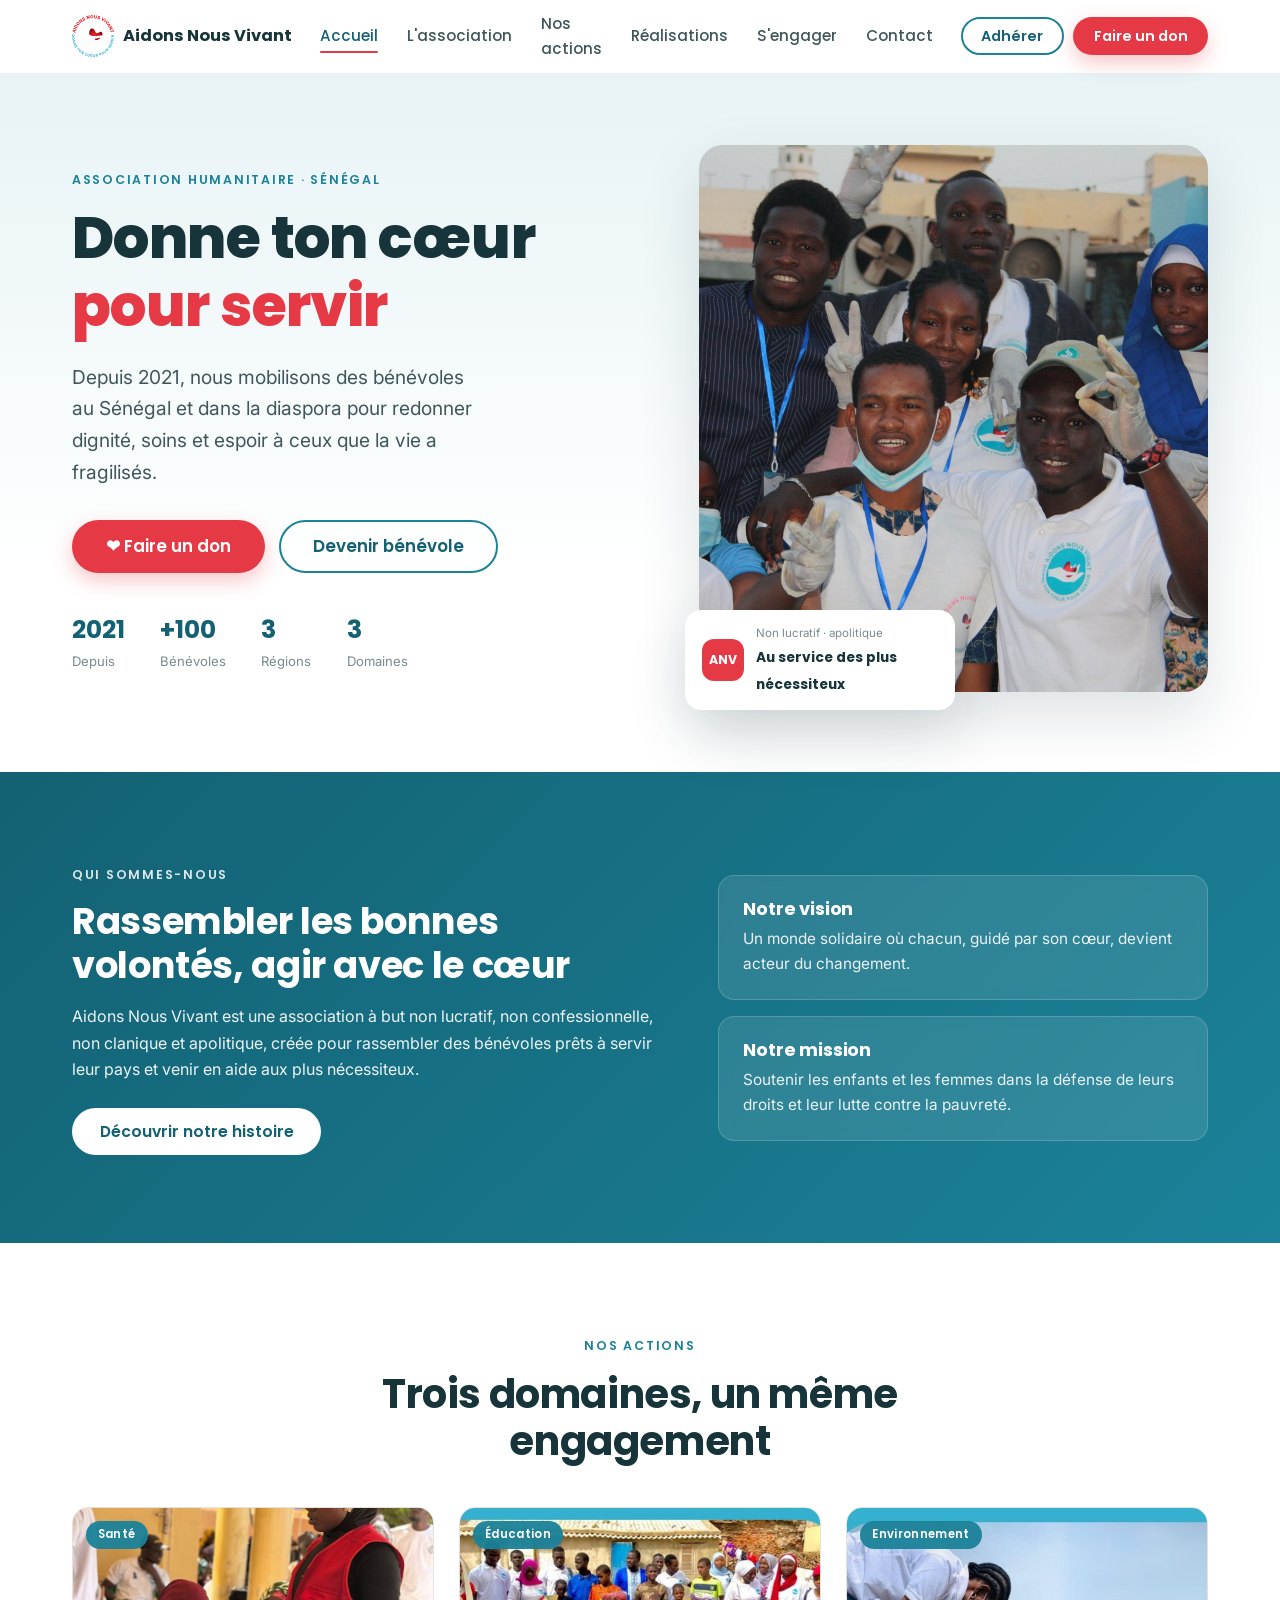
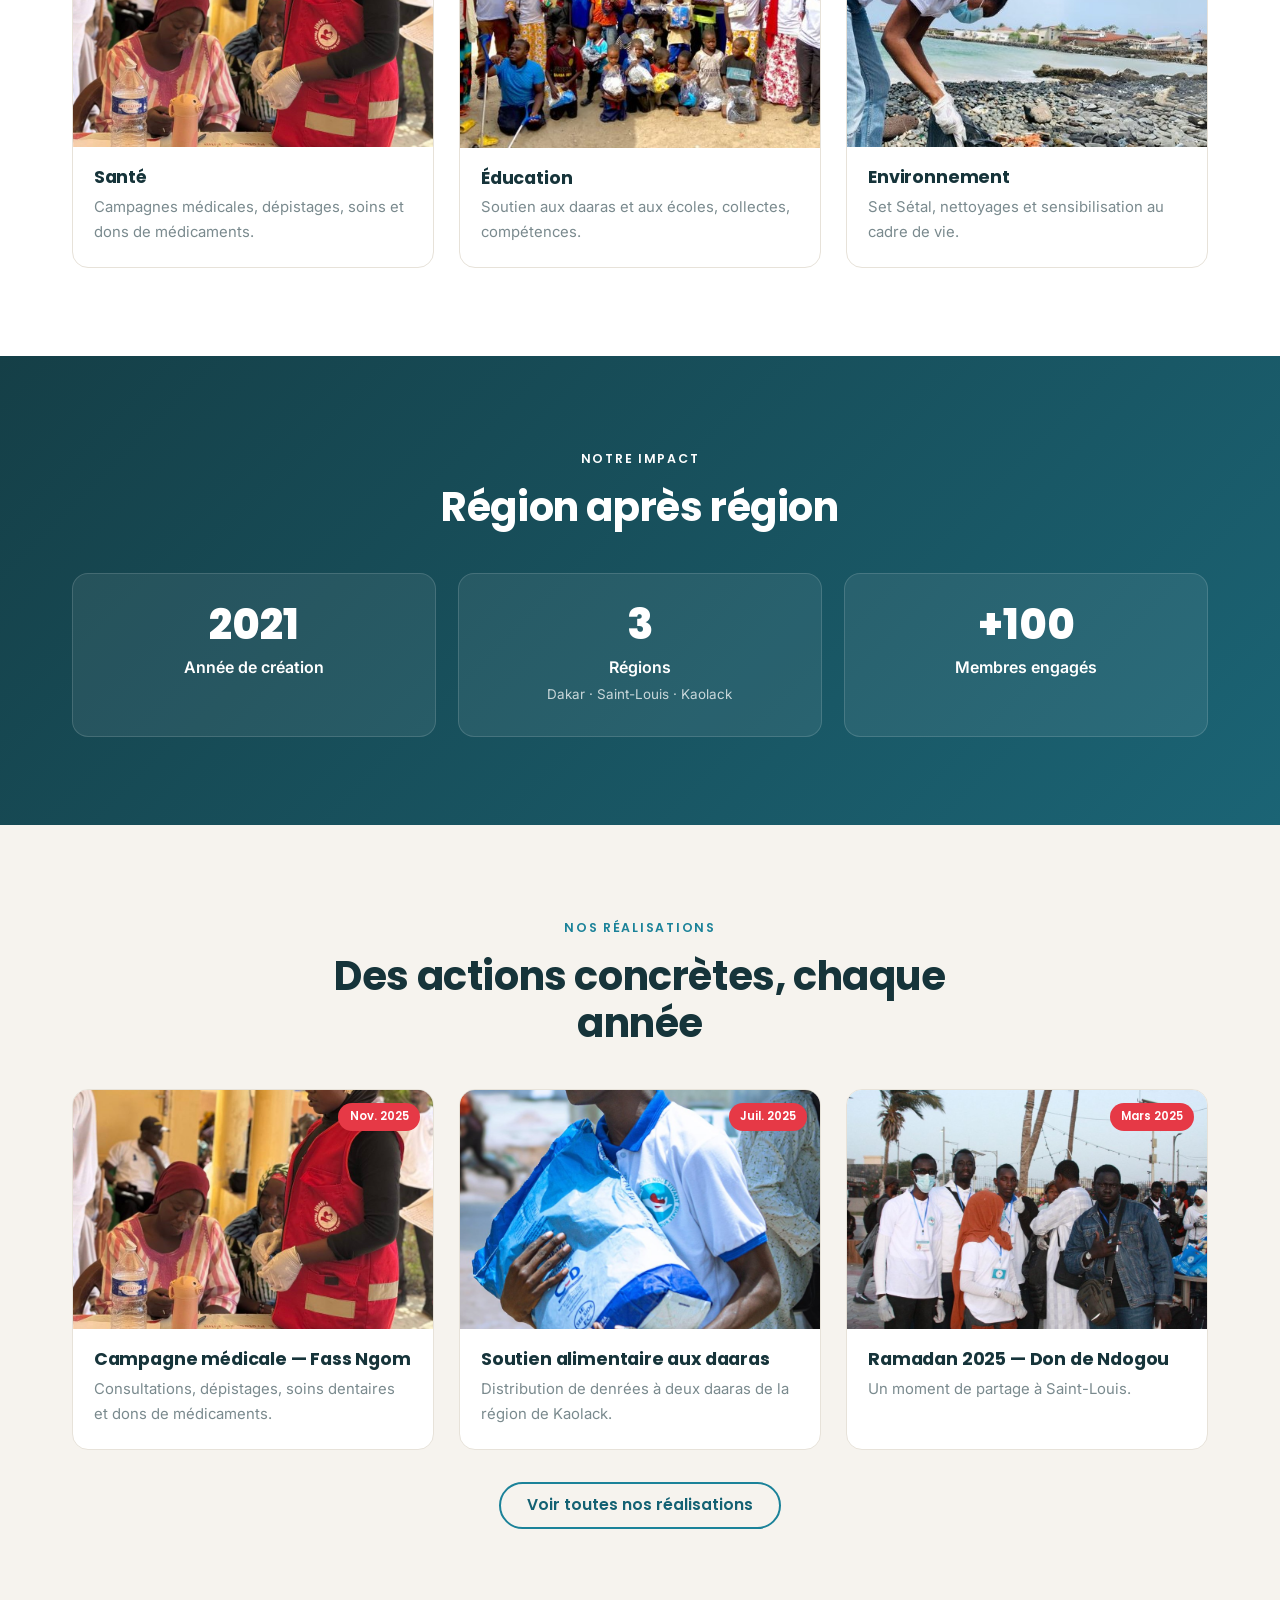
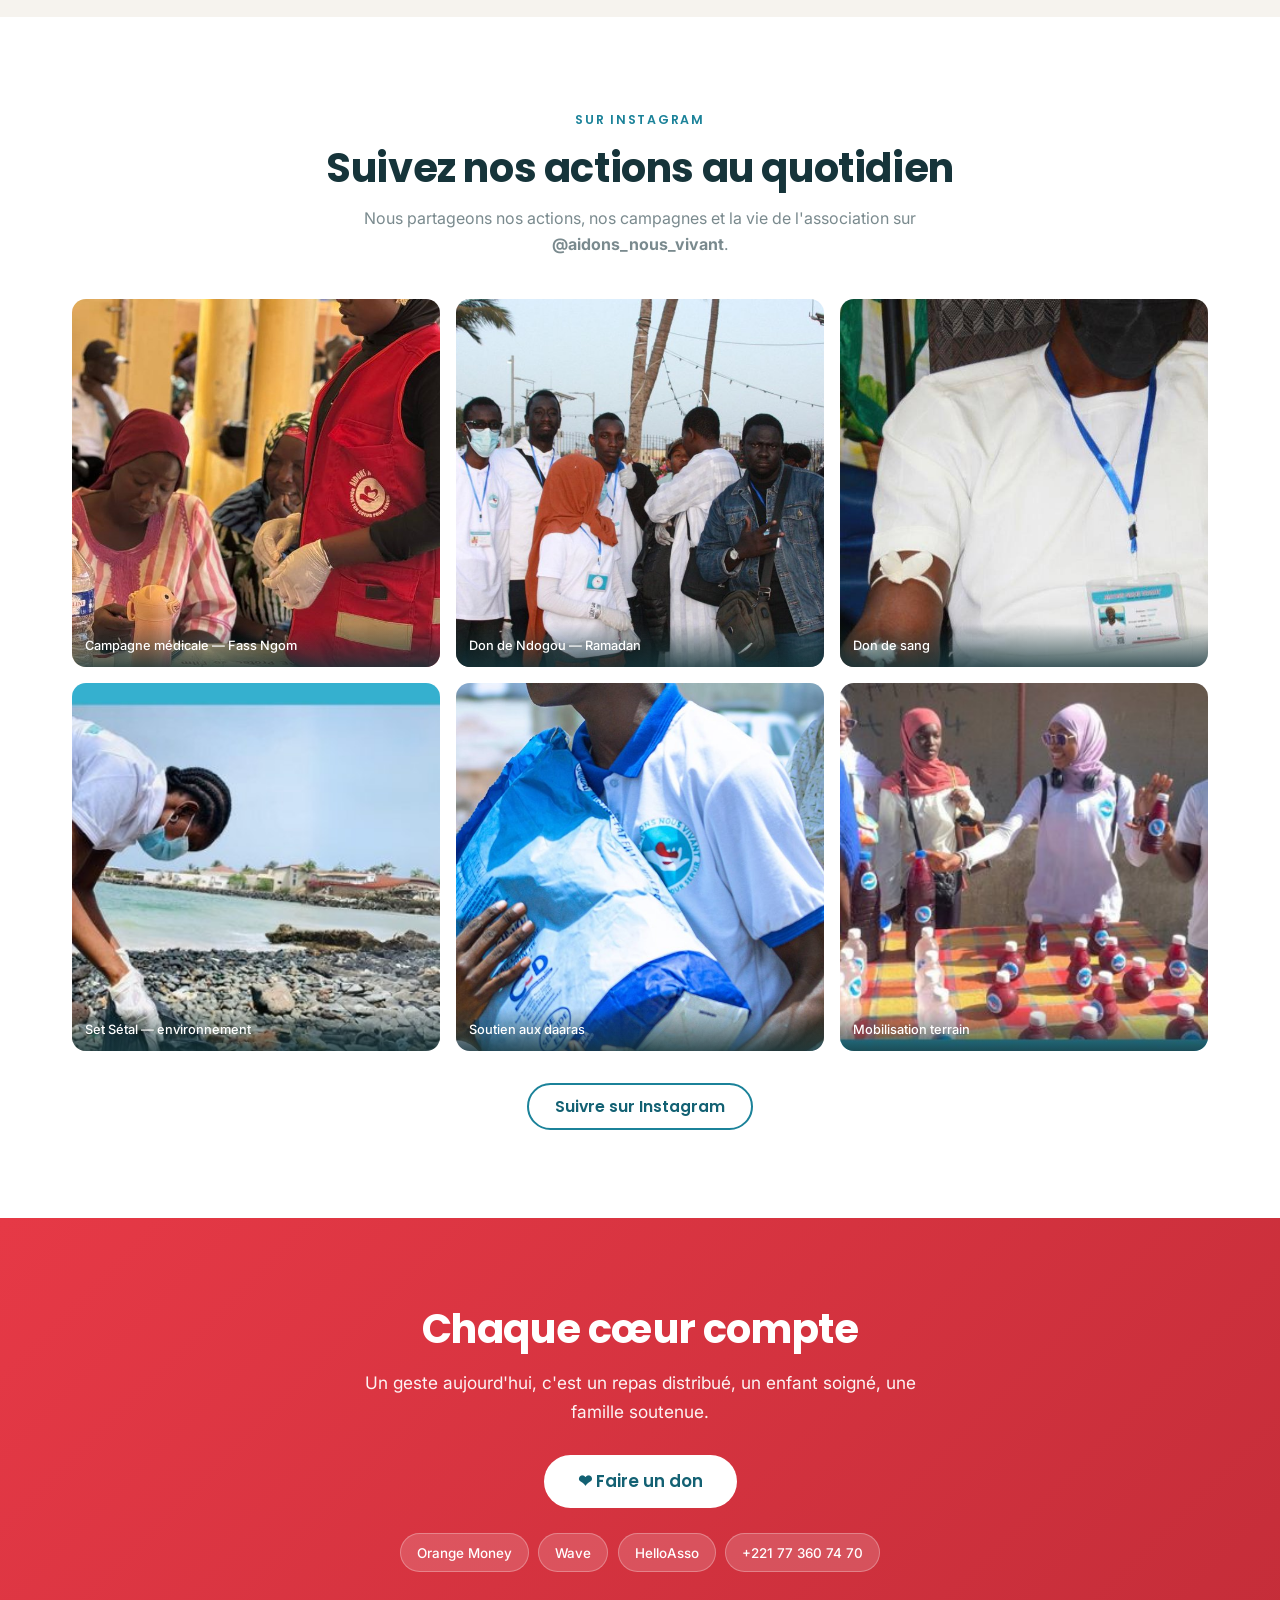
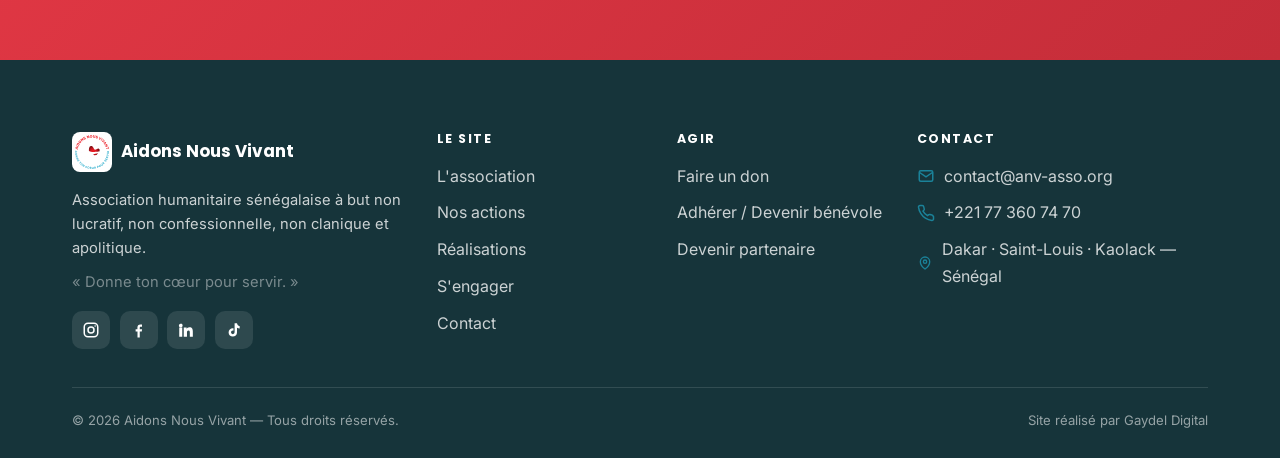
<file: index.html>
<!DOCTYPE html>
<html lang="fr" class="js">
<head>
<meta charset="UTF-8">
<meta name="viewport" content="width=device-width, initial-scale=1.0">
<title>Aidons Nous Vivant — Association humanitaire au Sénégal</title>
<meta name="description" content="Association humanitaire sénégalaise à but non lucratif. Santé, éducation et environnement au Sénégal et dans la diaspora depuis 2021. Donnez, adhérez, agissez.">
<meta property="og:title" content="Aidons Nous Vivant — Association humanitaire au Sénégal">
<meta property="og:description" content="Association humanitaire sénégalaise à but non lucratif. Santé, éducation et environnement au Sénégal et dans la diaspora depuis 2021. Donnez, adhérez, agissez.">
<meta property="og:type" content="website">
<meta property="og:image" content="https://anv-asso.org/images/hero.jpg">
<meta name="theme-color" content="#1b8299">
<link rel="icon" href="favicon.ico" sizes="any">
<link rel="icon" type="image/png" sizes="32x32" href="images/favicon-32.png">
<link rel="apple-touch-icon" sizes="180x180" href="images/favicon-180.png">
<script>document.documentElement.className='js';</script>
<link rel="preconnect" href="https://fonts.googleapis.com">
<link rel="preconnect" href="https://fonts.gstatic.com" crossorigin>
<link href="https://fonts.googleapis.com/css2?family=Poppins:wght@400;500;600;700;800&family=Inter:wght@400;500;600;700&display=swap" rel="stylesheet">
<link rel="stylesheet" href="css/style.css?v=3">
</head>
<body>
<a href="#main" class="skip">Aller au contenu</a>
<header id="hdr">
  <div class="wrap nav">
    <a href="index.html" class="brand"><img src="images/logo.svg" alt="Logo Aidons Nous Vivant"><span>Aidons Nous Vivant</span></a>
    <nav class="nav-links" aria-label="Navigation principale"><a href="index.html" class="active">Accueil</a><a href="association.html">L'association</a><a href="actions.html">Nos actions</a><a href="realisations.html">Réalisations</a><a href="s-engager.html">S'engager</a><a href="contact.html">Contact</a></nav>
    <div class="nav-cta">
      <a href="https://forms.gle/49jUmQCYAVXfT3759" target="_blank" rel="noopener" class="btn btn-ghost btn-sm">Adhérer</a>
      <a href="https://www.helloasso.com/associations/aidons-nous-vivant-senegal/formulaires/1" target="_blank" rel="noopener" class="btn btn-red btn-sm">Faire un don</a>
      <button class="burger" id="burger" aria-label="Ouvrir le menu" aria-expanded="false"><span></span><span></span><span></span></button>
    </div>
  </div>
  <div class="mobile-menu" id="mobileMenu">
    <a href="index.html">Accueil</a><a href="association.html">L'association</a><a href="actions.html">Nos actions</a><a href="realisations.html">Réalisations</a><a href="s-engager.html">S'engager</a><a href="contact.html">Contact</a>
    <a href="https://forms.gle/49jUmQCYAVXfT3759" target="_blank" rel="noopener" class="btn btn-ghost">Adhérer</a>
    <a href="https://www.helloasso.com/associations/aidons-nous-vivant-senegal/formulaires/1" target="_blank" rel="noopener" class="btn btn-red">Faire un don</a>
  </div>
</header>
<main id="main">
<section class="hero">
  <div class="wrap hero-grid">
    <div class="reveal">
      <span class="eyebrow">Association humanitaire · Sénégal</span>
      <h1>Donne ton cœur <span>pour servir</span></h1>
      <p class="lead">Depuis 2021, nous mobilisons des bénévoles au Sénégal et dans la diaspora pour redonner dignité, soins et espoir à ceux que la vie a fragilisés.</p>
      <div class="hero-actions">
        <a href="https://www.helloasso.com/associations/aidons-nous-vivant-senegal/formulaires/1" target="_blank" rel="noopener" class="btn btn-red btn-lg">❤ Faire un don</a>
        <a href="https://forms.gle/49jUmQCYAVXfT3759" target="_blank" rel="noopener" class="btn btn-ghost btn-lg">Devenir bénévole</a>
      </div>
      <div class="trust">
        <div><b>2021</b><small>Depuis</small></div>
        <div><b>+100</b><small>Bénévoles</small></div>
        <div><b>3</b><small>Régions</small></div>
        <div><b>3</b><small>Domaines</small></div>
      </div>
    </div>
    <div class="hero-media reveal">
      <img src="images/hero.jpg" alt="Bénévoles d'Aidons Nous Vivant réunis lors d'une action de terrain">
      <div class="float-card"><div class="dot">ANV</div><div><small>Non lucratif · apolitique</small><b>Au service des plus nécessiteux</b></div></div>
    </div>
  </div>
</section>

<section class="intro">
  <div class="wrap intro-grid">
    <div class="reveal">
      <span class="eyebrow" style="color:#fff;opacity:.85">Qui sommes-nous</span>
      <h2>Rassembler les bonnes volontés, agir avec le cœur</h2>
      <p>Aidons Nous Vivant est une association à but non lucratif, non confessionnelle, non clanique et apolitique, créée pour rassembler des bénévoles prêts à servir leur pays et venir en aide aux plus nécessiteux.</p>
      <a href="association.html" class="btn btn-white">Découvrir notre histoire</a>
    </div>
    <div class="vmcards reveal">
      <div class="vm"><h3>Notre vision</h3><p>Un monde solidaire où chacun, guidé par son cœur, devient acteur du changement.</p></div>
      <div class="vm"><h3>Notre mission</h3><p>Soutenir les enfants et les femmes dans la défense de leurs droits et leur lutte contre la pauvreté.</p></div>
    </div>
  </div>
</section>

<section>
  <div class="wrap">
    <div class="sec-head center"><span class="eyebrow">Nos actions</span><h2>Trois domaines, un même engagement</h2></div>
    <div class="prog">
      <a class="card reveal" href="actions.html#sante"><div class="card-img"><img src="images/rz_campagne.jpg" alt="Santé" loading="lazy" decoding="async"><span class="card-tag">Santé</span></div><div class="card-b"><h3>Santé</h3><p>Campagnes médicales, dépistages, soins et dons de médicaments.</p></div></a>
      <a class="card reveal" href="actions.html#education"><div class="card-img"><img src="images/rz_collectes.jpg" alt="Éducation" loading="lazy" decoding="async"><span class="card-tag">Éducation</span></div><div class="card-b"><h3>Éducation</h3><p>Soutien aux daaras et aux écoles, collectes, compétences.</p></div></a>
      <a class="card reveal" href="actions.html#environnement"><div class="card-img"><img src="images/rz_setsetal.jpg" alt="Environnement" loading="lazy" decoding="async"><span class="card-tag">Environnement</span></div><div class="card-b"><h3>Environnement</h3><p>Set Sétal, nettoyages et sensibilisation au cadre de vie.</p></div></a>
    </div>
  </div>
</section>

<section class="impact">
  <div class="bg" aria-hidden="true"></div>
  <div class="wrap">
    <div class="sec-head center"><span class="eyebrow" style="color:#fff">Notre impact</span><h2>Région après région</h2></div>
    <div class="stats-grid">
      <div class="stat reveal"><div class="num">2021</div><div class="lbl">Année de création</div></div>
      <div class="stat reveal"><div class="num">3</div><div class="lbl">Régions</div><div class="sub">Dakar · Saint-Louis · Kaolack</div></div>
      <div class="stat reveal"><div class="num">+100</div><div class="lbl">Membres engagés</div></div>
    </div>
  </div>
</section>

<section style="background:var(--sand)">
  <div class="wrap">
    <div class="sec-head center"><span class="eyebrow">Nos réalisations</span><h2>Des actions concrètes, chaque année</h2></div>
    <div class="rz-grid">
      <div class="card reveal"><div class="card-img"><img src="images/rz_campagne.jpg" alt="Campagne médicale" loading="lazy" decoding="async"><span class="rz-year">Nov. 2025</span></div><div class="card-b"><h3>Campagne médicale — Fass Ngom</h3><p>Consultations, dépistages, soins dentaires et dons de médicaments.</p></div></div>
      <div class="card reveal"><div class="card-img"><img src="images/rz_kaolack.jpg" alt="Soutien alimentaire" loading="lazy" decoding="async"><span class="rz-year">Juil. 2025</span></div><div class="card-b"><h3>Soutien alimentaire aux daaras</h3><p>Distribution de denrées à deux daaras de la région de Kaolack.</p></div></div>
      <div class="card reveal"><div class="card-img"><img src="images/rz_ramadan2025.jpg" alt="Ramadan 2025" loading="lazy" decoding="async"><span class="rz-year">Mars 2025</span></div><div class="card-b"><h3>Ramadan 2025 — Don de Ndogou</h3><p>Un moment de partage à Saint-Louis.</p></div></div>
    </div>
    <div class="center" style="margin-top:2rem"><a href="realisations.html" class="btn btn-ghost">Voir toutes nos réalisations</a></div>
  </div>
</section>

<section class="insta" id="instagram">
  <div class="wrap">
    <div class="sec-head center"><span class="eyebrow">Sur Instagram</span><h2>Suivez nos actions au quotidien</h2><p>Nous partageons nos actions, nos campagnes et la vie de l'association sur <strong>@aidons_nous_vivant</strong>.</p></div>
    <div class="ig-grid"><a class="ig-cell reveal" href="https://www.instagram.com/aidons_nous_vivant/" target="_blank" rel="noopener" aria-label="Campagne médicale — Fass Ngom — sur Instagram"><img src="images/rz_campagne.jpg" alt="Campagne médicale — Fass Ngom" loading="lazy" decoding="async"><span class="ig-ov"><svg width="26" height="26" viewBox="0 0 24 24" fill="none" stroke="#fff" stroke-width="2"><rect x="3" y="3" width="18" height="18" rx="5"/><circle cx="12" cy="12" r="4"/><circle cx="17.5" cy="6.5" r="1" fill="#fff" stroke="none"/></svg></span><span class="ig-cap">Campagne médicale — Fass Ngom</span></a><a class="ig-cell reveal" href="https://www.instagram.com/aidons_nous_vivant/" target="_blank" rel="noopener" aria-label="Don de Ndogou — Ramadan — sur Instagram"><img src="images/rz_ramadan2025.jpg" alt="Don de Ndogou — Ramadan" loading="lazy" decoding="async"><span class="ig-ov"><svg width="26" height="26" viewBox="0 0 24 24" fill="none" stroke="#fff" stroke-width="2"><rect x="3" y="3" width="18" height="18" rx="5"/><circle cx="12" cy="12" r="4"/><circle cx="17.5" cy="6.5" r="1" fill="#fff" stroke="none"/></svg></span><span class="ig-cap">Don de Ndogou — Ramadan</span></a><a class="ig-cell reveal" href="https://www.instagram.com/aidons_nous_vivant/" target="_blank" rel="noopener" aria-label="Don de sang — sur Instagram"><img src="images/rz_donsang.jpg" alt="Don de sang" loading="lazy" decoding="async"><span class="ig-ov"><svg width="26" height="26" viewBox="0 0 24 24" fill="none" stroke="#fff" stroke-width="2"><rect x="3" y="3" width="18" height="18" rx="5"/><circle cx="12" cy="12" r="4"/><circle cx="17.5" cy="6.5" r="1" fill="#fff" stroke="none"/></svg></span><span class="ig-cap">Don de sang</span></a><a class="ig-cell reveal" href="https://www.instagram.com/aidons_nous_vivant/" target="_blank" rel="noopener" aria-label="Set Sétal — environnement — sur Instagram"><img src="images/rz_setsetal.jpg" alt="Set Sétal — environnement" loading="lazy" decoding="async"><span class="ig-ov"><svg width="26" height="26" viewBox="0 0 24 24" fill="none" stroke="#fff" stroke-width="2"><rect x="3" y="3" width="18" height="18" rx="5"/><circle cx="12" cy="12" r="4"/><circle cx="17.5" cy="6.5" r="1" fill="#fff" stroke="none"/></svg></span><span class="ig-cap">Set Sétal — environnement</span></a><a class="ig-cell reveal" href="https://www.instagram.com/aidons_nous_vivant/" target="_blank" rel="noopener" aria-label="Soutien aux daaras — sur Instagram"><img src="images/rz_kaolack.jpg" alt="Soutien aux daaras" loading="lazy" decoding="async"><span class="ig-ov"><svg width="26" height="26" viewBox="0 0 24 24" fill="none" stroke="#fff" stroke-width="2"><rect x="3" y="3" width="18" height="18" rx="5"/><circle cx="12" cy="12" r="4"/><circle cx="17.5" cy="6.5" r="1" fill="#fff" stroke="none"/></svg></span><span class="ig-cap">Soutien aux daaras</span></a><a class="ig-cell reveal" href="https://www.instagram.com/aidons_nous_vivant/" target="_blank" rel="noopener" aria-label="Mobilisation terrain — sur Instagram"><img src="images/rz_street.jpg" alt="Mobilisation terrain" loading="lazy" decoding="async"><span class="ig-ov"><svg width="26" height="26" viewBox="0 0 24 24" fill="none" stroke="#fff" stroke-width="2"><rect x="3" y="3" width="18" height="18" rx="5"/><circle cx="12" cy="12" r="4"/><circle cx="17.5" cy="6.5" r="1" fill="#fff" stroke="none"/></svg></span><span class="ig-cap">Mobilisation terrain</span></a></div>
    <div class="center" style="margin-top:2rem"><a href="https://www.instagram.com/aidons_nous_vivant/" target="_blank" rel="noopener" class="btn btn-ghost">Suivre sur Instagram</a></div>
  </div>
</section>

<section class="cta">
  <div class="wrap reveal">
    <h2>Chaque cœur compte</h2>
    <p>Un geste aujourd'hui, c'est un repas distribué, un enfant soigné, une famille soutenue.</p>
    <a href="https://www.helloasso.com/associations/aidons-nous-vivant-senegal/formulaires/1" target="_blank" rel="noopener" class="btn btn-white btn-lg">❤ Faire un don</a>
    <div class="pay"><span>Orange Money</span><span>Wave</span><span>HelloAsso</span><span>+221 77 360 74 70</span></div>
  </div>
</section>

</main>
<footer id="contact-foot">
  <div class="wrap">
    <div class="foot-grid">
      <div>
        <div class="foot-brand"><img src="images/logo.svg" alt="Logo ANV"><b>Aidons Nous Vivant</b></div>
        <p>Association humanitaire sénégalaise à but non lucratif, non confessionnelle, non clanique et apolitique.</p>
        <p class="muted">« Donne ton cœur pour servir. »</p>
        <div class="socials">
          <a href="https://www.instagram.com/aidons_nous_vivant/" target="_blank" rel="noopener" aria-label="Instagram"><svg width="18" height="18" viewBox="0 0 24 24" fill="none" stroke="#fff" stroke-width="2"><rect x="3" y="3" width="18" height="18" rx="5"/><circle cx="12" cy="12" r="4"/><circle cx="17.5" cy="6.5" r="1" fill="#fff" stroke="none"/></svg></a>
          <a href="#" aria-label="Facebook"><svg width="18" height="18" viewBox="0 0 24 24" fill="#fff"><path d="M13 22v-8h2.7l.4-3H13V9c0-.9.3-1.5 1.6-1.5H16V4.8c-.3 0-1.2-.1-2.3-.1-2.3 0-3.8 1.4-3.8 3.9V11H7.5v3H10v8z"/></svg></a>
          <a href="#" aria-label="LinkedIn"><svg width="18" height="18" viewBox="0 0 24 24" fill="#fff"><path d="M4.98 3.5A2.5 2.5 0 112.5 6 2.5 2.5 0 014.98 3.5zM3 8.5h4V21H3zM9 8.5h3.8v1.7h.1c.5-.9 1.8-1.9 3.6-1.9 3.9 0 4.6 2.5 4.6 5.8V21h-4v-5.3c0-1.3 0-2.9-1.8-2.9s-2 1.4-2 2.8V21H9z"/></svg></a>
          <a href="https://www.tiktok.com/@aidons_nous_vivant" target="_blank" rel="noopener" aria-label="TikTok"><svg width="18" height="18" viewBox="0 0 24 24" fill="#fff"><path d="M16 3c.3 2 1.6 3.6 3.6 3.9V10c-1.4 0-2.7-.4-3.6-1.1v6.3c0 3.1-2.5 5.6-5.6 5.6S4.8 18.3 4.8 15.2 7.3 9.6 10.4 9.6c.3 0 .6 0 .9.1v3.2c-.3-.1-.6-.2-.9-.2a2.4 2.4 0 102.4 2.4V3z"/></svg></a>
        </div>
      </div>
      <div>
        <h5>Le site</h5>
        <div class="foot-links"><a href="association.html">L'association</a><a href="actions.html">Nos actions</a><a href="realisations.html">Réalisations</a><a href="s-engager.html">S'engager</a><a href="contact.html">Contact</a></div>
      </div>
      <div>
        <h5>Agir</h5>
        <div class="foot-links">
          <a href="https://www.helloasso.com/associations/aidons-nous-vivant-senegal/formulaires/1" target="_blank" rel="noopener">Faire un don</a>
          <a href="https://forms.gle/49jUmQCYAVXfT3759" target="_blank" rel="noopener">Adhérer / Devenir bénévole</a>
          <a href="mailto:contact@anv-asso.org?subject=Proposition%20de%20partenariat%20ANV">Devenir partenaire</a>
        </div>
      </div>
      <div>
        <h5>Contact</h5>
        <div class="foot-contact">
          <div><svg width="18" height="18" viewBox="0 0 24 24" fill="none" stroke="var(--teal)" stroke-width="2"><rect x="3" y="5" width="18" height="14" rx="2"/><path d="M3 7l9 6 9-6"/></svg><a href="mailto:contact@anv-asso.org">contact@anv-asso.org</a></div>
          <div><svg width="18" height="18" viewBox="0 0 24 24" fill="none" stroke="var(--teal)" stroke-width="2"><path d="M22 16.9v3a2 2 0 01-2.2 2 19.8 19.8 0 01-8.6-3.1 19.5 19.5 0 01-6-6A19.8 19.8 0 012 4.2 2 2 0 014 2h3a2 2 0 012 1.7c.1.9.3 1.8.6 2.6a2 2 0 01-.5 2.1L8 9.6a16 16 0 006 6l1.2-1.1a2 2 0 012.1-.5c.8.3 1.7.5 2.6.6a2 2 0 011.7 2z"/></svg><a href="tel:+221773607470">+221 77 360 74 70</a></div>
          <div><svg width="18" height="18" viewBox="0 0 24 24" fill="none" stroke="var(--teal)" stroke-width="2"><path d="M12 21s-7-5.2-7-11a7 7 0 1114 0c0 5.8-7 11-7 11z"/><circle cx="12" cy="10" r="2.5"/></svg><span>Dakar · Saint-Louis · Kaolack — Sénégal</span></div>
        </div>
      </div>
    </div>
    <div class="foot-bottom">
      <span>© 2026 Aidons Nous Vivant — Tous droits réservés.</span>
      <span>Site réalisé par Gaydel Digital</span>
    </div>
  </div>
</footer>
<div class="mobile-donate">
  <a href="https://forms.gle/49jUmQCYAVXfT3759" target="_blank" rel="noopener" class="btn btn-ghost">Adhérer</a>
  <a href="https://www.helloasso.com/associations/aidons-nous-vivant-senegal/formulaires/1" target="_blank" rel="noopener" class="btn btn-red">❤ Faire un don</a>
</div>
<script src="js/main.js?v=3"></script>
</body>
</html>
</file>
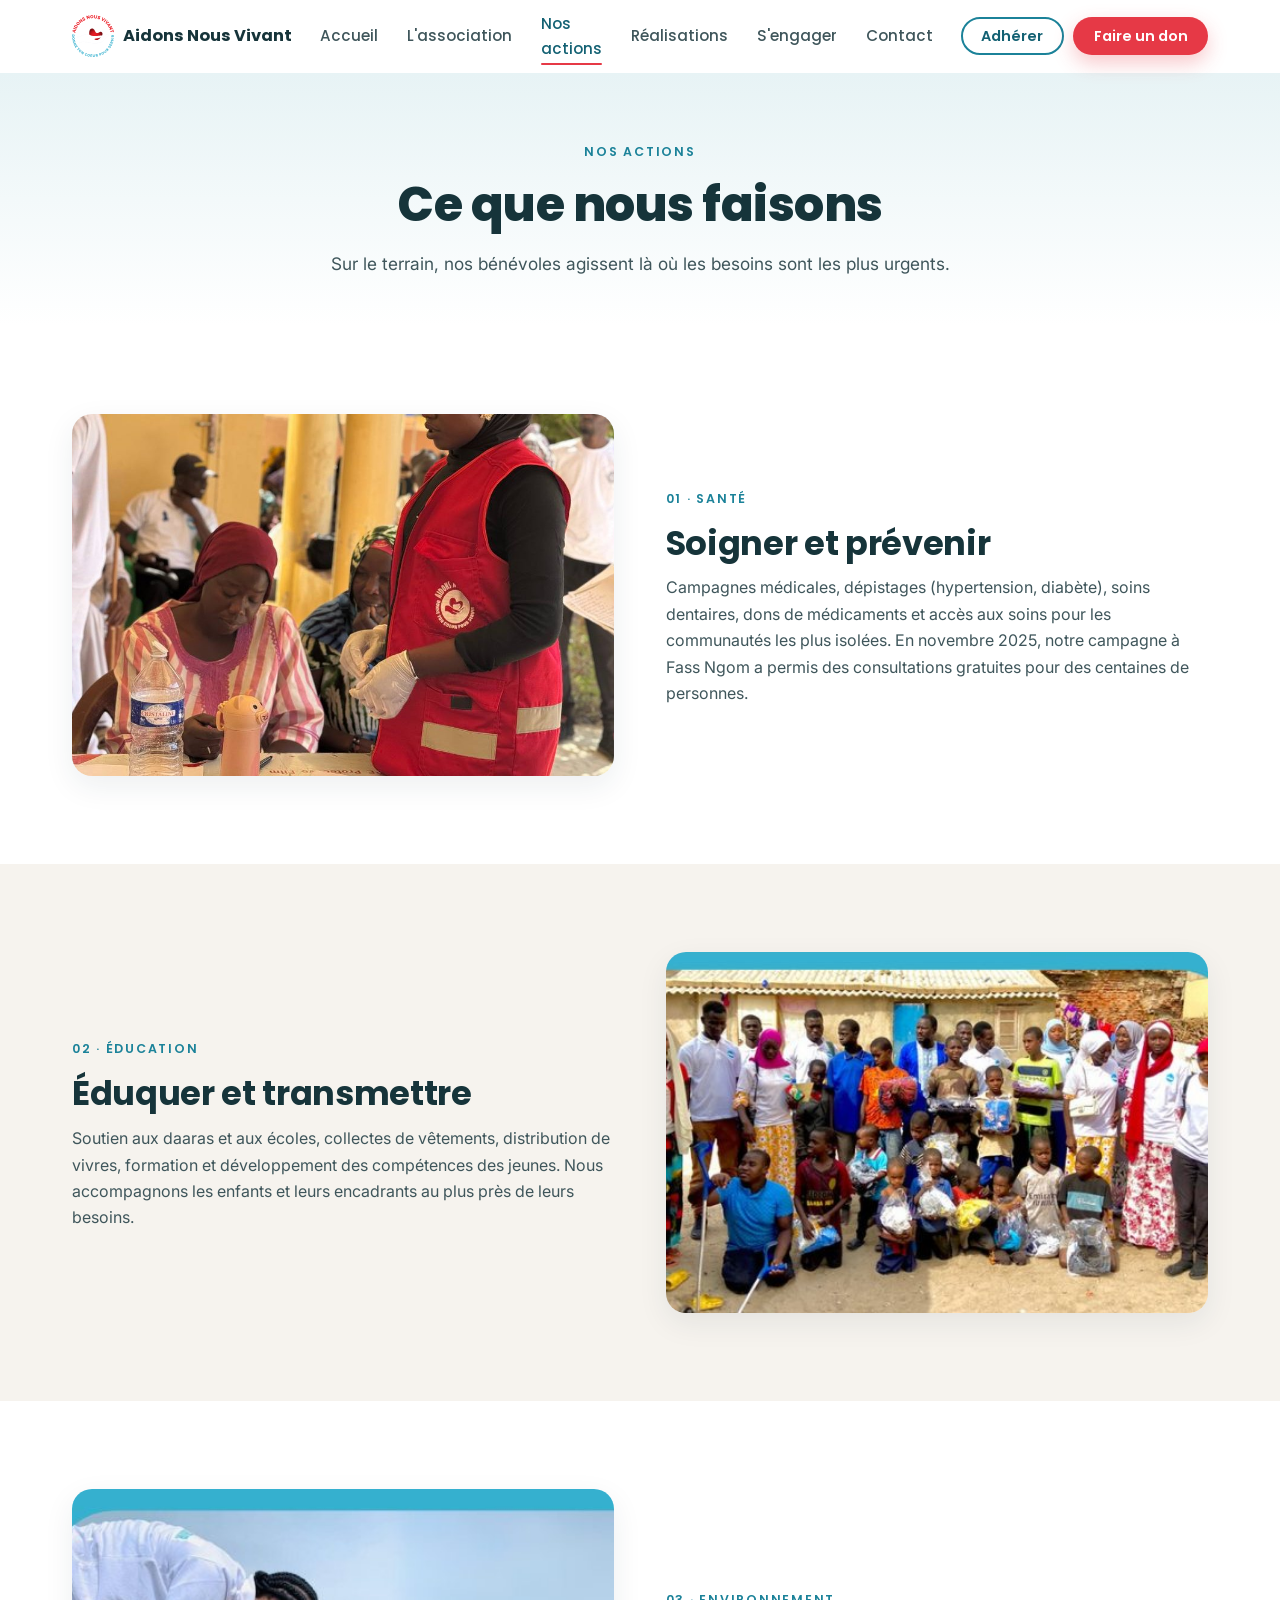
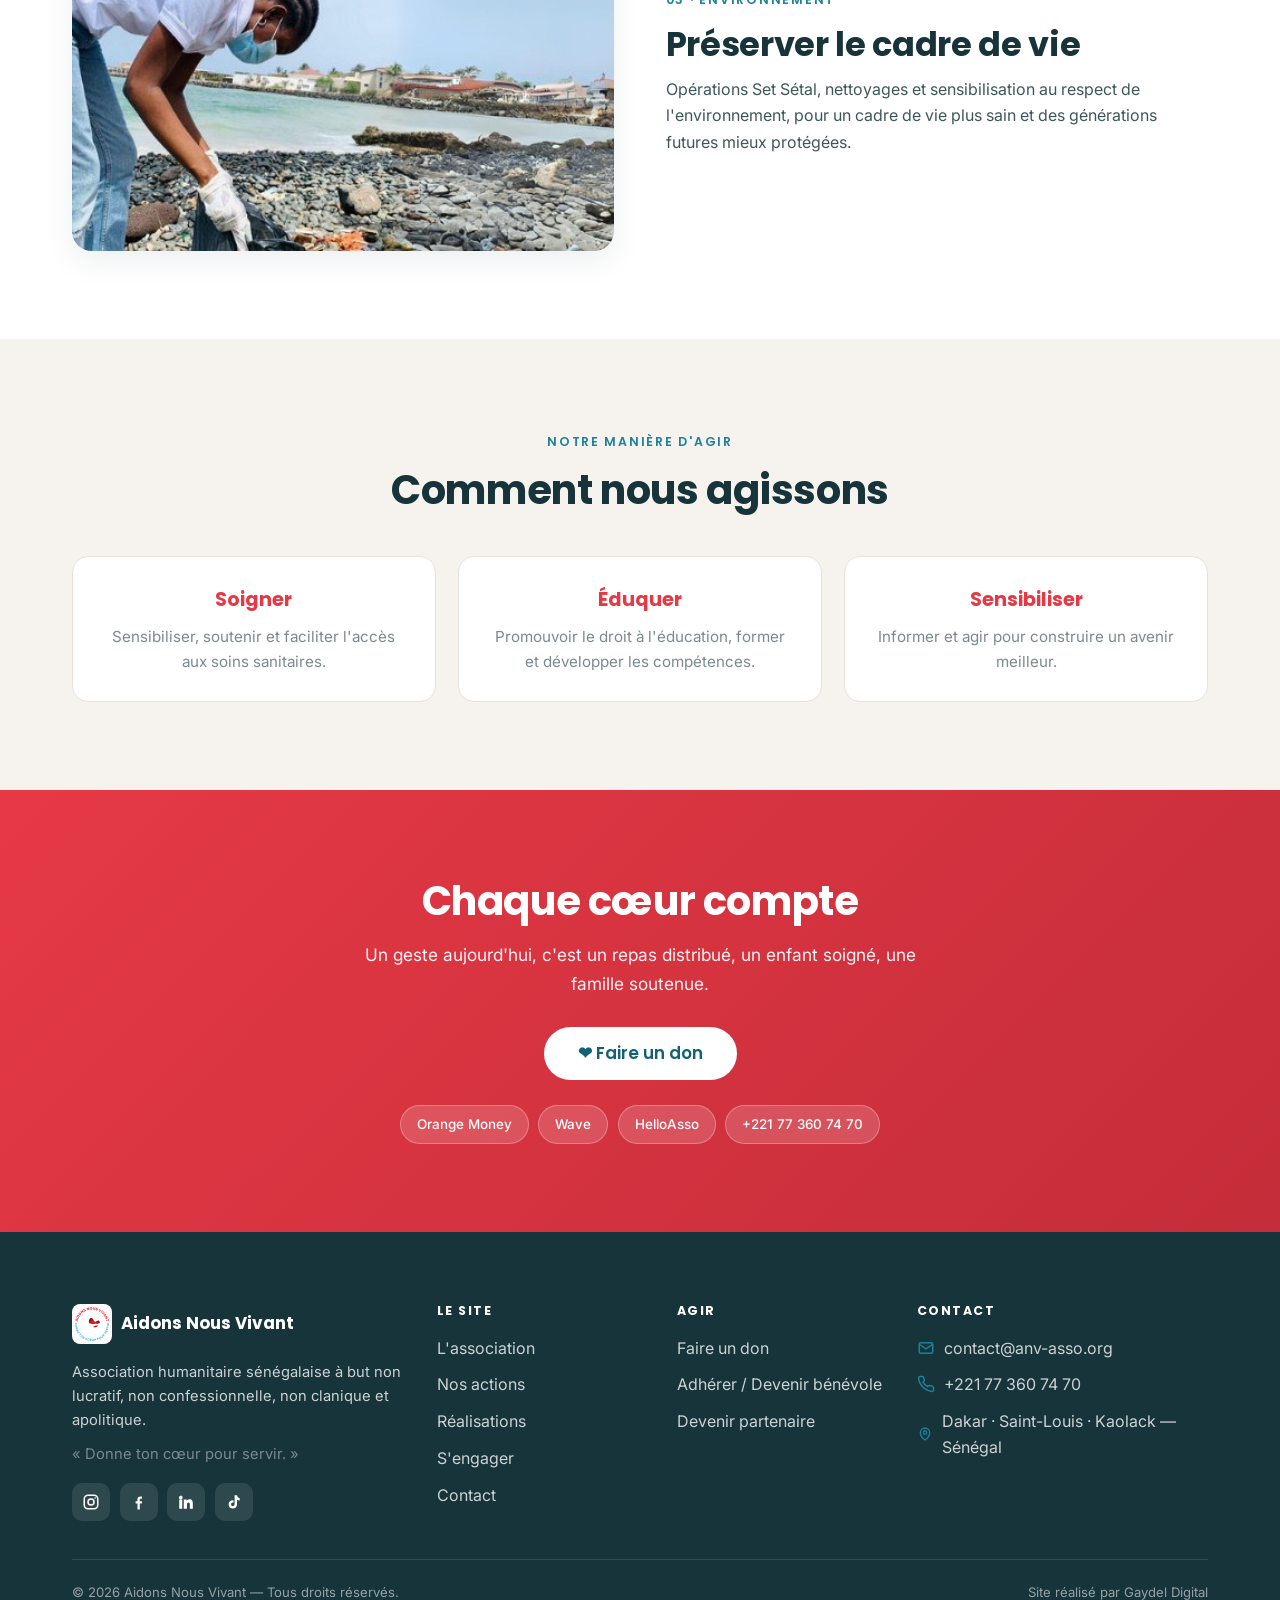
<file: actions.html>
<!DOCTYPE html>
<html lang="fr" class="js">
<head>
<meta charset="UTF-8">
<meta name="viewport" content="width=device-width, initial-scale=1.0">
<title>Nos actions — Aidons Nous Vivant</title>
<meta name="description" content="Santé, éducation et environnement : ce que nous faisons sur le terrain.">
<meta property="og:title" content="Nos actions — Aidons Nous Vivant">
<meta property="og:description" content="Santé, éducation et environnement : ce que nous faisons sur le terrain.">
<meta property="og:type" content="website">
<meta property="og:image" content="https://anv-asso.org/images/hero.jpg">
<meta name="theme-color" content="#1b8299">
<link rel="icon" href="favicon.ico" sizes="any">
<link rel="icon" type="image/png" sizes="32x32" href="images/favicon-32.png">
<link rel="apple-touch-icon" sizes="180x180" href="images/favicon-180.png">
<script>document.documentElement.className='js';</script>
<link rel="preconnect" href="https://fonts.googleapis.com">
<link rel="preconnect" href="https://fonts.gstatic.com" crossorigin>
<link href="https://fonts.googleapis.com/css2?family=Poppins:wght@400;500;600;700;800&family=Inter:wght@400;500;600;700&display=swap" rel="stylesheet">
<link rel="stylesheet" href="css/style.css?v=3">
</head>
<body>
<a href="#main" class="skip">Aller au contenu</a>
<header id="hdr">
  <div class="wrap nav">
    <a href="index.html" class="brand"><img src="images/logo.svg" alt="Logo Aidons Nous Vivant"><span>Aidons Nous Vivant</span></a>
    <nav class="nav-links" aria-label="Navigation principale"><a href="index.html">Accueil</a><a href="association.html">L'association</a><a href="actions.html" class="active">Nos actions</a><a href="realisations.html">Réalisations</a><a href="s-engager.html">S'engager</a><a href="contact.html">Contact</a></nav>
    <div class="nav-cta">
      <a href="https://forms.gle/49jUmQCYAVXfT3759" target="_blank" rel="noopener" class="btn btn-ghost btn-sm">Adhérer</a>
      <a href="https://www.helloasso.com/associations/aidons-nous-vivant-senegal/formulaires/1" target="_blank" rel="noopener" class="btn btn-red btn-sm">Faire un don</a>
      <button class="burger" id="burger" aria-label="Ouvrir le menu" aria-expanded="false"><span></span><span></span><span></span></button>
    </div>
  </div>
  <div class="mobile-menu" id="mobileMenu">
    <a href="index.html">Accueil</a><a href="association.html">L'association</a><a href="actions.html">Nos actions</a><a href="realisations.html">Réalisations</a><a href="s-engager.html">S'engager</a><a href="contact.html">Contact</a>
    <a href="https://forms.gle/49jUmQCYAVXfT3759" target="_blank" rel="noopener" class="btn btn-ghost">Adhérer</a>
    <a href="https://www.helloasso.com/associations/aidons-nous-vivant-senegal/formulaires/1" target="_blank" rel="noopener" class="btn btn-red">Faire un don</a>
  </div>
</header>
<main id="main">
<section class="phero">
  <div class="wrap reveal">
    <span class="eyebrow">Nos actions</span>
    <h1>Ce que nous faisons</h1>
    <p>Sur le terrain, nos bénévoles agissent là où les besoins sont les plus urgents.</p>
  </div>
</section>

<section id="sante">
  <div class="wrap action-row reveal">
    <div class="action-media"><img src="images/rz_campagne.jpg" alt="Campagne médicale ANV" loading="lazy" decoding="async"></div>
    <div class="action-text"><span class="eyebrow">01 · Santé</span><h2>Soigner et prévenir</h2><p>Campagnes médicales, dépistages (hypertension, diabète), soins dentaires, dons de médicaments et accès aux soins pour les communautés les plus isolées. En novembre 2025, notre campagne à Fass Ngom a permis des consultations gratuites pour des centaines de personnes.</p></div>
  </div>
</section>

<section id="education" style="background:var(--sand)">
  <div class="wrap action-row reverse reveal">
    <div class="action-media"><img src="images/rz_collectes.jpg" alt="Soutien aux daaras" loading="lazy" decoding="async"></div>
    <div class="action-text"><span class="eyebrow">02 · Éducation</span><h2>Éduquer et transmettre</h2><p>Soutien aux daaras et aux écoles, collectes de vêtements, distribution de vivres, formation et développement des compétences des jeunes. Nous accompagnons les enfants et leurs encadrants au plus près de leurs besoins.</p></div>
  </div>
</section>

<section id="environnement">
  <div class="wrap action-row reveal">
    <div class="action-media"><img src="images/rz_setsetal.jpg" alt="Set Sétal, environnement" loading="lazy" decoding="async"></div>
    <div class="action-text"><span class="eyebrow">03 · Environnement</span><h2>Préserver le cadre de vie</h2><p>Opérations Set Sétal, nettoyages et sensibilisation au respect de l'environnement, pour un cadre de vie plus sain et des générations futures mieux protégées.</p></div>
  </div>
</section>

<section class="engage-band">
  <div class="wrap">
    <div class="sec-head center"><span class="eyebrow">Notre manière d'agir</span><h2>Comment nous agissons</h2></div>
    <div class="eng3">
      <div class="eng reveal"><div class="eng-n">Soigner</div><p>Sensibiliser, soutenir et faciliter l'accès aux soins sanitaires.</p></div>
      <div class="eng reveal"><div class="eng-n">Éduquer</div><p>Promouvoir le droit à l'éducation, former et développer les compétences.</p></div>
      <div class="eng reveal"><div class="eng-n">Sensibiliser</div><p>Informer et agir pour construire un avenir meilleur.</p></div>
    </div>
  </div>
</section>
<section class="cta">
  <div class="wrap reveal">
    <h2>Chaque cœur compte</h2>
    <p>Un geste aujourd'hui, c'est un repas distribué, un enfant soigné, une famille soutenue.</p>
    <a href="https://www.helloasso.com/associations/aidons-nous-vivant-senegal/formulaires/1" target="_blank" rel="noopener" class="btn btn-white btn-lg">❤ Faire un don</a>
    <div class="pay"><span>Orange Money</span><span>Wave</span><span>HelloAsso</span><span>+221 77 360 74 70</span></div>
  </div>
</section>

</main>
<footer id="contact-foot">
  <div class="wrap">
    <div class="foot-grid">
      <div>
        <div class="foot-brand"><img src="images/logo.svg" alt="Logo ANV"><b>Aidons Nous Vivant</b></div>
        <p>Association humanitaire sénégalaise à but non lucratif, non confessionnelle, non clanique et apolitique.</p>
        <p class="muted">« Donne ton cœur pour servir. »</p>
        <div class="socials">
          <a href="https://www.instagram.com/aidons_nous_vivant/" target="_blank" rel="noopener" aria-label="Instagram"><svg width="18" height="18" viewBox="0 0 24 24" fill="none" stroke="#fff" stroke-width="2"><rect x="3" y="3" width="18" height="18" rx="5"/><circle cx="12" cy="12" r="4"/><circle cx="17.5" cy="6.5" r="1" fill="#fff" stroke="none"/></svg></a>
          <a href="#" aria-label="Facebook"><svg width="18" height="18" viewBox="0 0 24 24" fill="#fff"><path d="M13 22v-8h2.7l.4-3H13V9c0-.9.3-1.5 1.6-1.5H16V4.8c-.3 0-1.2-.1-2.3-.1-2.3 0-3.8 1.4-3.8 3.9V11H7.5v3H10v8z"/></svg></a>
          <a href="#" aria-label="LinkedIn"><svg width="18" height="18" viewBox="0 0 24 24" fill="#fff"><path d="M4.98 3.5A2.5 2.5 0 112.5 6 2.5 2.5 0 014.98 3.5zM3 8.5h4V21H3zM9 8.5h3.8v1.7h.1c.5-.9 1.8-1.9 3.6-1.9 3.9 0 4.6 2.5 4.6 5.8V21h-4v-5.3c0-1.3 0-2.9-1.8-2.9s-2 1.4-2 2.8V21H9z"/></svg></a>
          <a href="https://www.tiktok.com/@aidons_nous_vivant" target="_blank" rel="noopener" aria-label="TikTok"><svg width="18" height="18" viewBox="0 0 24 24" fill="#fff"><path d="M16 3c.3 2 1.6 3.6 3.6 3.9V10c-1.4 0-2.7-.4-3.6-1.1v6.3c0 3.1-2.5 5.6-5.6 5.6S4.8 18.3 4.8 15.2 7.3 9.6 10.4 9.6c.3 0 .6 0 .9.1v3.2c-.3-.1-.6-.2-.9-.2a2.4 2.4 0 102.4 2.4V3z"/></svg></a>
        </div>
      </div>
      <div>
        <h5>Le site</h5>
        <div class="foot-links"><a href="association.html">L'association</a><a href="actions.html">Nos actions</a><a href="realisations.html">Réalisations</a><a href="s-engager.html">S'engager</a><a href="contact.html">Contact</a></div>
      </div>
      <div>
        <h5>Agir</h5>
        <div class="foot-links">
          <a href="https://www.helloasso.com/associations/aidons-nous-vivant-senegal/formulaires/1" target="_blank" rel="noopener">Faire un don</a>
          <a href="https://forms.gle/49jUmQCYAVXfT3759" target="_blank" rel="noopener">Adhérer / Devenir bénévole</a>
          <a href="mailto:contact@anv-asso.org?subject=Proposition%20de%20partenariat%20ANV">Devenir partenaire</a>
        </div>
      </div>
      <div>
        <h5>Contact</h5>
        <div class="foot-contact">
          <div><svg width="18" height="18" viewBox="0 0 24 24" fill="none" stroke="var(--teal)" stroke-width="2"><rect x="3" y="5" width="18" height="14" rx="2"/><path d="M3 7l9 6 9-6"/></svg><a href="mailto:contact@anv-asso.org">contact@anv-asso.org</a></div>
          <div><svg width="18" height="18" viewBox="0 0 24 24" fill="none" stroke="var(--teal)" stroke-width="2"><path d="M22 16.9v3a2 2 0 01-2.2 2 19.8 19.8 0 01-8.6-3.1 19.5 19.5 0 01-6-6A19.8 19.8 0 012 4.2 2 2 0 014 2h3a2 2 0 012 1.7c.1.9.3 1.8.6 2.6a2 2 0 01-.5 2.1L8 9.6a16 16 0 006 6l1.2-1.1a2 2 0 012.1-.5c.8.3 1.7.5 2.6.6a2 2 0 011.7 2z"/></svg><a href="tel:+221773607470">+221 77 360 74 70</a></div>
          <div><svg width="18" height="18" viewBox="0 0 24 24" fill="none" stroke="var(--teal)" stroke-width="2"><path d="M12 21s-7-5.2-7-11a7 7 0 1114 0c0 5.8-7 11-7 11z"/><circle cx="12" cy="10" r="2.5"/></svg><span>Dakar · Saint-Louis · Kaolack — Sénégal</span></div>
        </div>
      </div>
    </div>
    <div class="foot-bottom">
      <span>© 2026 Aidons Nous Vivant — Tous droits réservés.</span>
      <span>Site réalisé par Gaydel Digital</span>
    </div>
  </div>
</footer>
<div class="mobile-donate">
  <a href="https://forms.gle/49jUmQCYAVXfT3759" target="_blank" rel="noopener" class="btn btn-ghost">Adhérer</a>
  <a href="https://www.helloasso.com/associations/aidons-nous-vivant-senegal/formulaires/1" target="_blank" rel="noopener" class="btn btn-red">❤ Faire un don</a>
</div>
<script src="js/main.js?v=3"></script>
</body>
</html>
</file>
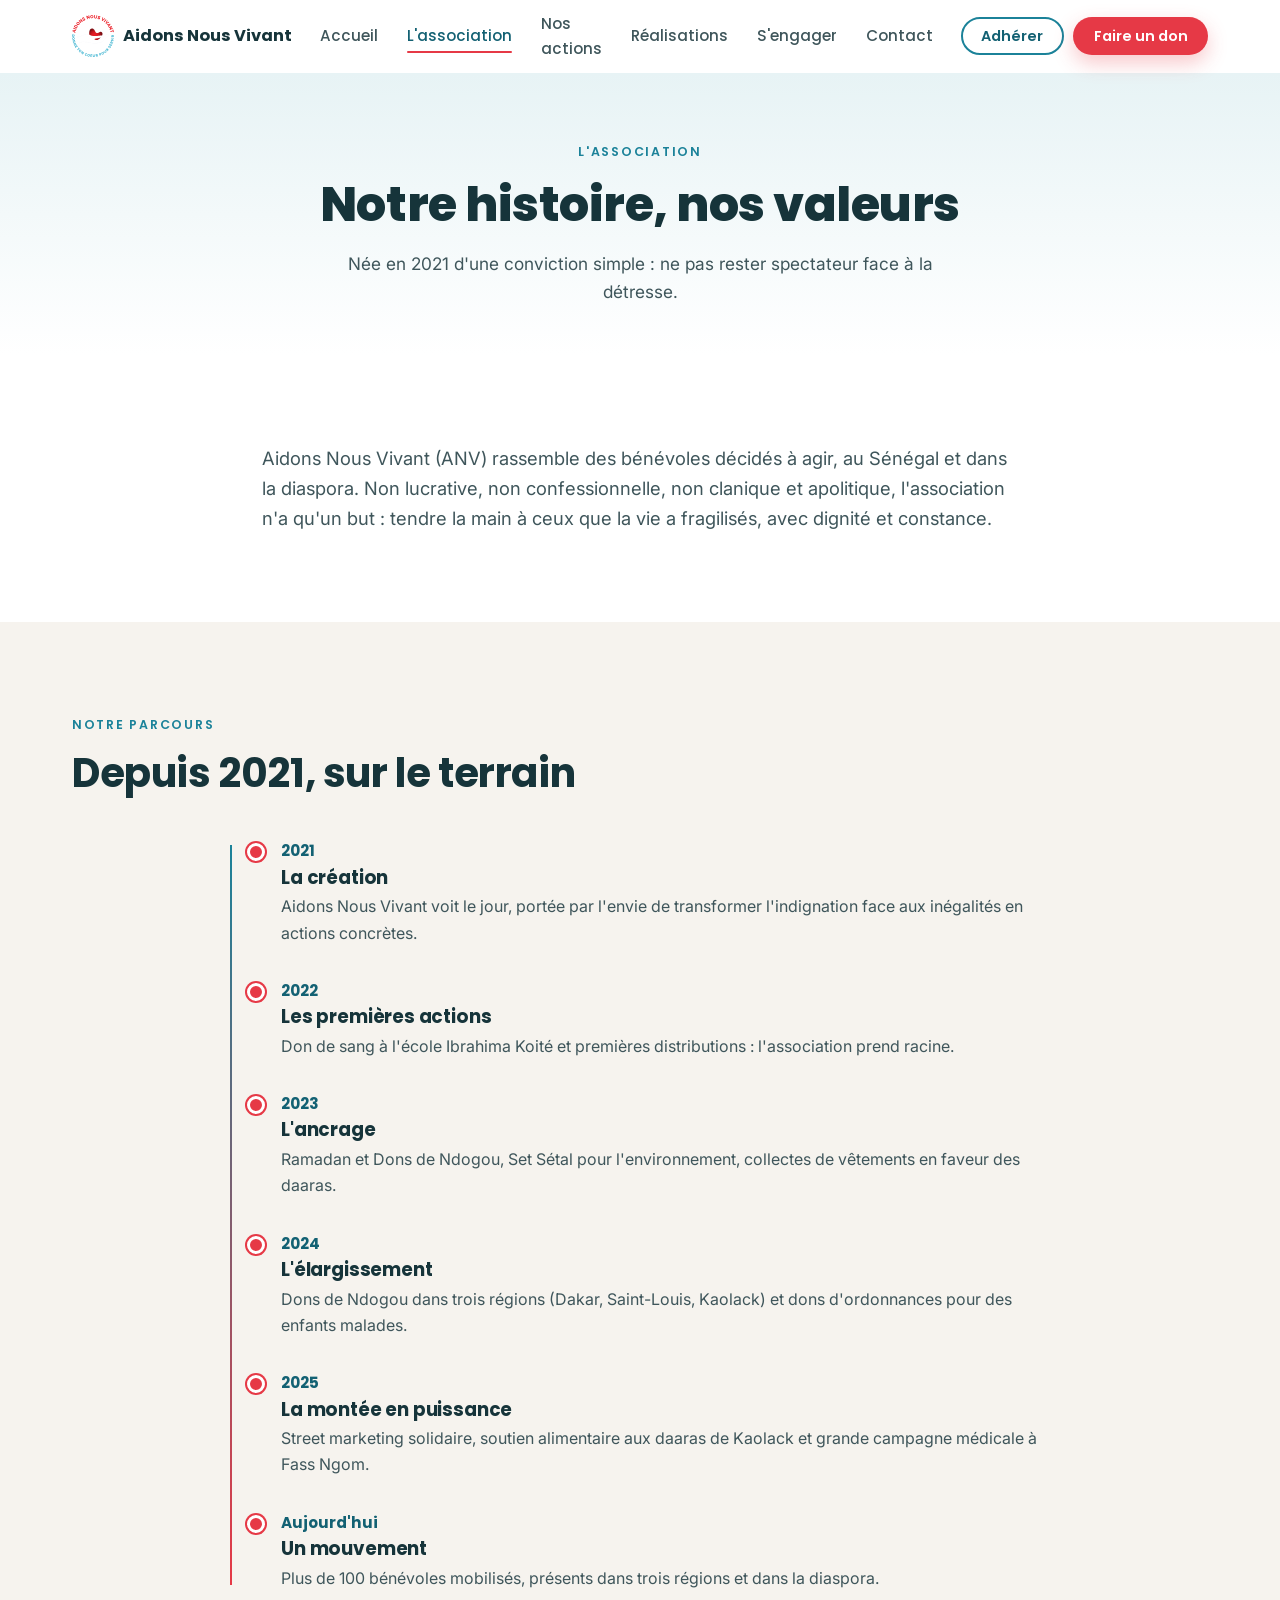
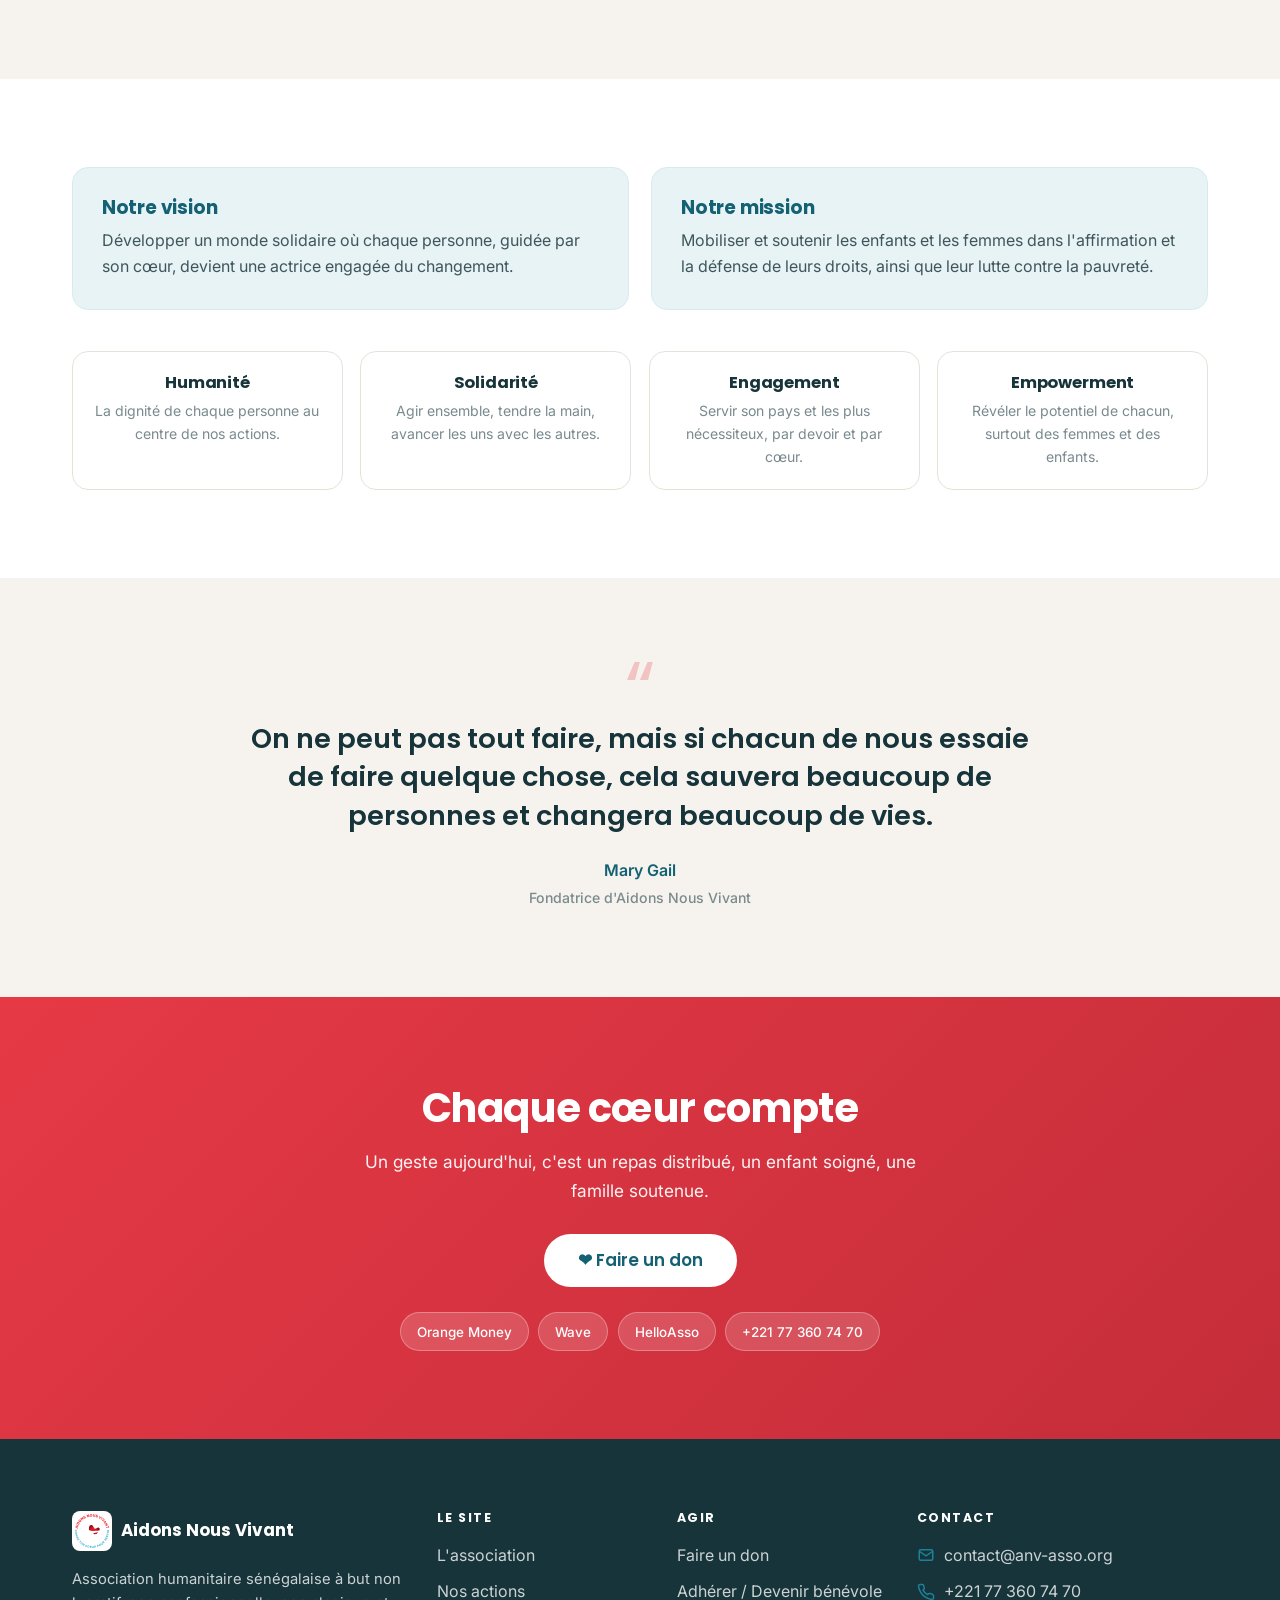
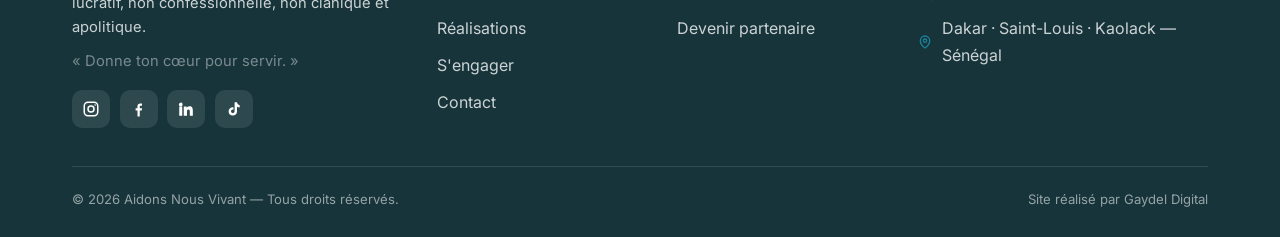
<file: association.html>
<!DOCTYPE html>
<html lang="fr" class="js">
<head>
<meta charset="UTF-8">
<meta name="viewport" content="width=device-width, initial-scale=1.0">
<title>L'association — Aidons Nous Vivant</title>
<meta name="description" content="Notre histoire depuis 2021, notre mission, notre vision et nos valeurs.">
<meta property="og:title" content="L'association — Aidons Nous Vivant">
<meta property="og:description" content="Notre histoire depuis 2021, notre mission, notre vision et nos valeurs.">
<meta property="og:type" content="website">
<meta property="og:image" content="https://anv-asso.org/images/hero.jpg">
<meta name="theme-color" content="#1b8299">
<link rel="icon" href="favicon.ico" sizes="any">
<link rel="icon" type="image/png" sizes="32x32" href="images/favicon-32.png">
<link rel="apple-touch-icon" sizes="180x180" href="images/favicon-180.png">
<script>document.documentElement.className='js';</script>
<link rel="preconnect" href="https://fonts.googleapis.com">
<link rel="preconnect" href="https://fonts.gstatic.com" crossorigin>
<link href="https://fonts.googleapis.com/css2?family=Poppins:wght@400;500;600;700;800&family=Inter:wght@400;500;600;700&display=swap" rel="stylesheet">
<link rel="stylesheet" href="css/style.css?v=3">
</head>
<body>
<a href="#main" class="skip">Aller au contenu</a>
<header id="hdr">
  <div class="wrap nav">
    <a href="index.html" class="brand"><img src="images/logo.svg" alt="Logo Aidons Nous Vivant"><span>Aidons Nous Vivant</span></a>
    <nav class="nav-links" aria-label="Navigation principale"><a href="index.html">Accueil</a><a href="association.html" class="active">L'association</a><a href="actions.html">Nos actions</a><a href="realisations.html">Réalisations</a><a href="s-engager.html">S'engager</a><a href="contact.html">Contact</a></nav>
    <div class="nav-cta">
      <a href="https://forms.gle/49jUmQCYAVXfT3759" target="_blank" rel="noopener" class="btn btn-ghost btn-sm">Adhérer</a>
      <a href="https://www.helloasso.com/associations/aidons-nous-vivant-senegal/formulaires/1" target="_blank" rel="noopener" class="btn btn-red btn-sm">Faire un don</a>
      <button class="burger" id="burger" aria-label="Ouvrir le menu" aria-expanded="false"><span></span><span></span><span></span></button>
    </div>
  </div>
  <div class="mobile-menu" id="mobileMenu">
    <a href="index.html">Accueil</a><a href="association.html">L'association</a><a href="actions.html">Nos actions</a><a href="realisations.html">Réalisations</a><a href="s-engager.html">S'engager</a><a href="contact.html">Contact</a>
    <a href="https://forms.gle/49jUmQCYAVXfT3759" target="_blank" rel="noopener" class="btn btn-ghost">Adhérer</a>
    <a href="https://www.helloasso.com/associations/aidons-nous-vivant-senegal/formulaires/1" target="_blank" rel="noopener" class="btn btn-red">Faire un don</a>
  </div>
</header>
<main id="main">
<section class="phero">
  <div class="wrap reveal">
    <span class="eyebrow">L'association</span>
    <h1>Notre histoire, nos valeurs</h1>
    <p>Née en 2021 d'une conviction simple : ne pas rester spectateur face à la détresse.</p>
  </div>
</section>

<section>
  <div class="wrap narrow reveal">
    <p class="lead-text">Aidons Nous Vivant (ANV) rassemble des bénévoles décidés à agir, au Sénégal et dans la diaspora. Non lucrative, non confessionnelle, non clanique et apolitique, l'association n'a qu'un but : tendre la main à ceux que la vie a fragilisés, avec dignité et constance.</p>
  </div>
</section>

<section style="background:var(--sand)">
  <div class="wrap">
    <div class="sec-head"><span class="eyebrow">Notre parcours</span><h2>Depuis 2021, sur le terrain</h2></div>
    <div class="timeline">
      <div class="tl reveal"><div class="tl-year">2021</div><div class="tl-body"><h3>La création</h3><p>Aidons Nous Vivant voit le jour, portée par l'envie de transformer l'indignation face aux inégalités en actions concrètes.</p></div></div>
      <div class="tl reveal"><div class="tl-year">2022</div><div class="tl-body"><h3>Les premières actions</h3><p>Don de sang à l'école Ibrahima Koité et premières distributions : l'association prend racine.</p></div></div>
      <div class="tl reveal"><div class="tl-year">2023</div><div class="tl-body"><h3>L'ancrage</h3><p>Ramadan et Dons de Ndogou, Set Sétal pour l'environnement, collectes de vêtements en faveur des daaras.</p></div></div>
      <div class="tl reveal"><div class="tl-year">2024</div><div class="tl-body"><h3>L'élargissement</h3><p>Dons de Ndogou dans trois régions (Dakar, Saint-Louis, Kaolack) et dons d'ordonnances pour des enfants malades.</p></div></div>
      <div class="tl reveal"><div class="tl-year">2025</div><div class="tl-body"><h3>La montée en puissance</h3><p>Street marketing solidaire, soutien alimentaire aux daaras de Kaolack et grande campagne médicale à Fass Ngom.</p></div></div>
      <div class="tl reveal"><div class="tl-year">Aujourd'hui</div><div class="tl-body"><h3>Un mouvement</h3><p>Plus de 100 bénévoles mobilisés, présents dans trois régions et dans la diaspora.</p></div></div>
    </div>
  </div>
</section>

<section>
  <div class="wrap">
    <div class="mv-two">
      <div class="mv-card reveal"><h3>Notre vision</h3><p>Développer un monde solidaire où chaque personne, guidée par son cœur, devient une actrice engagée du changement.</p></div>
      <div class="mv-card reveal"><h3>Notre mission</h3><p>Mobiliser et soutenir les enfants et les femmes dans l'affirmation et la défense de leurs droits, ainsi que leur lutte contre la pauvreté.</p></div>
    </div>
    <div class="values">
      <div class="value reveal"><h4>Humanité</h4><p>La dignité de chaque personne au centre de nos actions.</p></div>
      <div class="value reveal"><h4>Solidarité</h4><p>Agir ensemble, tendre la main, avancer les uns avec les autres.</p></div>
      <div class="value reveal"><h4>Engagement</h4><p>Servir son pays et les plus nécessiteux, par devoir et par cœur.</p></div>
      <div class="value reveal"><h4>Empowerment</h4><p>Révéler le potentiel de chacun, surtout des femmes et des enfants.</p></div>
    </div>
  </div>
</section>

<section class="quote-band">
  <div class="wrap reveal">
    <div class="mark" aria-hidden="true">“</div>
    <blockquote>On ne peut pas tout faire, mais si chacun de nous essaie de faire quelque chose, cela sauvera beaucoup de personnes et changera beaucoup de vies.</blockquote>
    <cite>Mary Gail<b>Fondatrice d'Aidons Nous Vivant</b></cite>
  </div>
</section>
<section class="cta">
  <div class="wrap reveal">
    <h2>Chaque cœur compte</h2>
    <p>Un geste aujourd'hui, c'est un repas distribué, un enfant soigné, une famille soutenue.</p>
    <a href="https://www.helloasso.com/associations/aidons-nous-vivant-senegal/formulaires/1" target="_blank" rel="noopener" class="btn btn-white btn-lg">❤ Faire un don</a>
    <div class="pay"><span>Orange Money</span><span>Wave</span><span>HelloAsso</span><span>+221 77 360 74 70</span></div>
  </div>
</section>

</main>
<footer id="contact-foot">
  <div class="wrap">
    <div class="foot-grid">
      <div>
        <div class="foot-brand"><img src="images/logo.svg" alt="Logo ANV"><b>Aidons Nous Vivant</b></div>
        <p>Association humanitaire sénégalaise à but non lucratif, non confessionnelle, non clanique et apolitique.</p>
        <p class="muted">« Donne ton cœur pour servir. »</p>
        <div class="socials">
          <a href="https://www.instagram.com/aidons_nous_vivant/" target="_blank" rel="noopener" aria-label="Instagram"><svg width="18" height="18" viewBox="0 0 24 24" fill="none" stroke="#fff" stroke-width="2"><rect x="3" y="3" width="18" height="18" rx="5"/><circle cx="12" cy="12" r="4"/><circle cx="17.5" cy="6.5" r="1" fill="#fff" stroke="none"/></svg></a>
          <a href="#" aria-label="Facebook"><svg width="18" height="18" viewBox="0 0 24 24" fill="#fff"><path d="M13 22v-8h2.7l.4-3H13V9c0-.9.3-1.5 1.6-1.5H16V4.8c-.3 0-1.2-.1-2.3-.1-2.3 0-3.8 1.4-3.8 3.9V11H7.5v3H10v8z"/></svg></a>
          <a href="#" aria-label="LinkedIn"><svg width="18" height="18" viewBox="0 0 24 24" fill="#fff"><path d="M4.98 3.5A2.5 2.5 0 112.5 6 2.5 2.5 0 014.98 3.5zM3 8.5h4V21H3zM9 8.5h3.8v1.7h.1c.5-.9 1.8-1.9 3.6-1.9 3.9 0 4.6 2.5 4.6 5.8V21h-4v-5.3c0-1.3 0-2.9-1.8-2.9s-2 1.4-2 2.8V21H9z"/></svg></a>
          <a href="https://www.tiktok.com/@aidons_nous_vivant" target="_blank" rel="noopener" aria-label="TikTok"><svg width="18" height="18" viewBox="0 0 24 24" fill="#fff"><path d="M16 3c.3 2 1.6 3.6 3.6 3.9V10c-1.4 0-2.7-.4-3.6-1.1v6.3c0 3.1-2.5 5.6-5.6 5.6S4.8 18.3 4.8 15.2 7.3 9.6 10.4 9.6c.3 0 .6 0 .9.1v3.2c-.3-.1-.6-.2-.9-.2a2.4 2.4 0 102.4 2.4V3z"/></svg></a>
        </div>
      </div>
      <div>
        <h5>Le site</h5>
        <div class="foot-links"><a href="association.html">L'association</a><a href="actions.html">Nos actions</a><a href="realisations.html">Réalisations</a><a href="s-engager.html">S'engager</a><a href="contact.html">Contact</a></div>
      </div>
      <div>
        <h5>Agir</h5>
        <div class="foot-links">
          <a href="https://www.helloasso.com/associations/aidons-nous-vivant-senegal/formulaires/1" target="_blank" rel="noopener">Faire un don</a>
          <a href="https://forms.gle/49jUmQCYAVXfT3759" target="_blank" rel="noopener">Adhérer / Devenir bénévole</a>
          <a href="mailto:contact@anv-asso.org?subject=Proposition%20de%20partenariat%20ANV">Devenir partenaire</a>
        </div>
      </div>
      <div>
        <h5>Contact</h5>
        <div class="foot-contact">
          <div><svg width="18" height="18" viewBox="0 0 24 24" fill="none" stroke="var(--teal)" stroke-width="2"><rect x="3" y="5" width="18" height="14" rx="2"/><path d="M3 7l9 6 9-6"/></svg><a href="mailto:contact@anv-asso.org">contact@anv-asso.org</a></div>
          <div><svg width="18" height="18" viewBox="0 0 24 24" fill="none" stroke="var(--teal)" stroke-width="2"><path d="M22 16.9v3a2 2 0 01-2.2 2 19.8 19.8 0 01-8.6-3.1 19.5 19.5 0 01-6-6A19.8 19.8 0 012 4.2 2 2 0 014 2h3a2 2 0 012 1.7c.1.9.3 1.8.6 2.6a2 2 0 01-.5 2.1L8 9.6a16 16 0 006 6l1.2-1.1a2 2 0 012.1-.5c.8.3 1.7.5 2.6.6a2 2 0 011.7 2z"/></svg><a href="tel:+221773607470">+221 77 360 74 70</a></div>
          <div><svg width="18" height="18" viewBox="0 0 24 24" fill="none" stroke="var(--teal)" stroke-width="2"><path d="M12 21s-7-5.2-7-11a7 7 0 1114 0c0 5.8-7 11-7 11z"/><circle cx="12" cy="10" r="2.5"/></svg><span>Dakar · Saint-Louis · Kaolack — Sénégal</span></div>
        </div>
      </div>
    </div>
    <div class="foot-bottom">
      <span>© 2026 Aidons Nous Vivant — Tous droits réservés.</span>
      <span>Site réalisé par Gaydel Digital</span>
    </div>
  </div>
</footer>
<div class="mobile-donate">
  <a href="https://forms.gle/49jUmQCYAVXfT3759" target="_blank" rel="noopener" class="btn btn-ghost">Adhérer</a>
  <a href="https://www.helloasso.com/associations/aidons-nous-vivant-senegal/formulaires/1" target="_blank" rel="noopener" class="btn btn-red">❤ Faire un don</a>
</div>
<script src="js/main.js?v=3"></script>
</body>
</html>
</file>
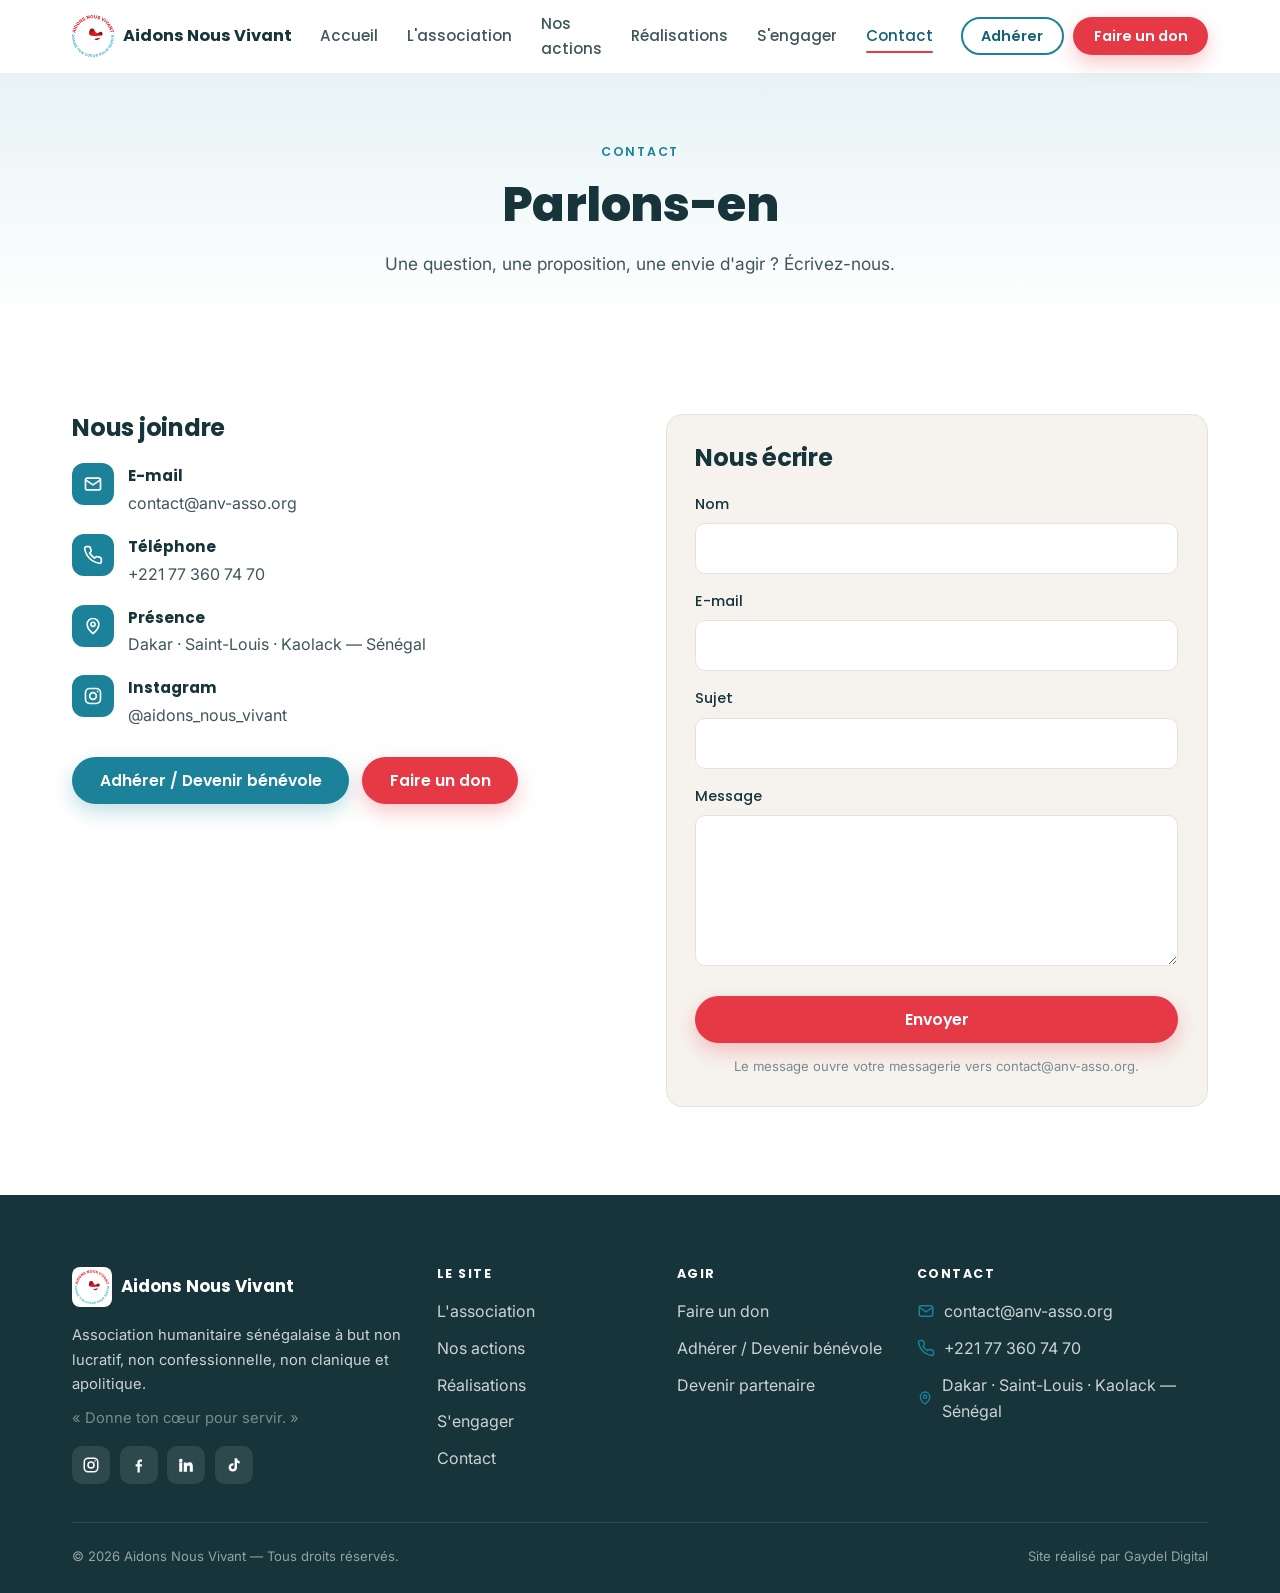
<file: contact.html>
<!DOCTYPE html>
<html lang="fr" class="js">
<head>
<meta charset="UTF-8">
<meta name="viewport" content="width=device-width, initial-scale=1.0">
<title>Contact — Aidons Nous Vivant</title>
<meta name="description" content="Contactez Aidons Nous Vivant : e-mail, téléphone, réseaux.">
<meta property="og:title" content="Contact — Aidons Nous Vivant">
<meta property="og:description" content="Contactez Aidons Nous Vivant : e-mail, téléphone, réseaux.">
<meta property="og:type" content="website">
<meta property="og:image" content="https://anv-asso.org/images/hero.jpg">
<meta name="theme-color" content="#1b8299">
<link rel="icon" href="favicon.ico" sizes="any">
<link rel="icon" type="image/png" sizes="32x32" href="images/favicon-32.png">
<link rel="apple-touch-icon" sizes="180x180" href="images/favicon-180.png">
<script>document.documentElement.className='js';</script>
<link rel="preconnect" href="https://fonts.googleapis.com">
<link rel="preconnect" href="https://fonts.gstatic.com" crossorigin>
<link href="https://fonts.googleapis.com/css2?family=Poppins:wght@400;500;600;700;800&family=Inter:wght@400;500;600;700&display=swap" rel="stylesheet">
<link rel="stylesheet" href="css/style.css?v=3">
</head>
<body>
<a href="#main" class="skip">Aller au contenu</a>
<header id="hdr">
  <div class="wrap nav">
    <a href="index.html" class="brand"><img src="images/logo.svg" alt="Logo Aidons Nous Vivant"><span>Aidons Nous Vivant</span></a>
    <nav class="nav-links" aria-label="Navigation principale"><a href="index.html">Accueil</a><a href="association.html">L'association</a><a href="actions.html">Nos actions</a><a href="realisations.html">Réalisations</a><a href="s-engager.html">S'engager</a><a href="contact.html" class="active">Contact</a></nav>
    <div class="nav-cta">
      <a href="https://forms.gle/49jUmQCYAVXfT3759" target="_blank" rel="noopener" class="btn btn-ghost btn-sm">Adhérer</a>
      <a href="https://www.helloasso.com/associations/aidons-nous-vivant-senegal/formulaires/1" target="_blank" rel="noopener" class="btn btn-red btn-sm">Faire un don</a>
      <button class="burger" id="burger" aria-label="Ouvrir le menu" aria-expanded="false"><span></span><span></span><span></span></button>
    </div>
  </div>
  <div class="mobile-menu" id="mobileMenu">
    <a href="index.html">Accueil</a><a href="association.html">L'association</a><a href="actions.html">Nos actions</a><a href="realisations.html">Réalisations</a><a href="s-engager.html">S'engager</a><a href="contact.html">Contact</a>
    <a href="https://forms.gle/49jUmQCYAVXfT3759" target="_blank" rel="noopener" class="btn btn-ghost">Adhérer</a>
    <a href="https://www.helloasso.com/associations/aidons-nous-vivant-senegal/formulaires/1" target="_blank" rel="noopener" class="btn btn-red">Faire un don</a>
  </div>
</header>
<main id="main">
<section class="phero">
  <div class="wrap reveal">
    <span class="eyebrow">Contact</span>
    <h1>Parlons-en</h1>
    <p>Une question, une proposition, une envie d'agir ? Écrivez-nous.</p>
  </div>
</section>

<section>
  <div class="wrap contact-grid">
    <div class="reveal">
      <h2>Nous joindre</h2>
      <div class="contact-list">
        <div><span class="ci"><svg width="20" height="20" viewBox="0 0 24 24" fill="none" stroke="#fff" stroke-width="2"><rect x="3" y="5" width="18" height="14" rx="2"/><path d="M3 7l9 6 9-6"/></svg></span><div><b>E-mail</b><a href="mailto:contact@anv-asso.org">contact@anv-asso.org</a></div></div>
        <div><span class="ci"><svg width="20" height="20" viewBox="0 0 24 24" fill="none" stroke="#fff" stroke-width="2"><path d="M22 16.9v3a2 2 0 01-2.2 2 19.8 19.8 0 01-8.6-3.1 19.5 19.5 0 01-6-6A19.8 19.8 0 012 4.2 2 2 0 014 2h3a2 2 0 012 1.7c.1.9.3 1.8.6 2.6a2 2 0 01-.5 2.1L8 9.6a16 16 0 006 6l1.2-1.1a2 2 0 012.1-.5c.8.3 1.7.5 2.6.6a2 2 0 011.7 2z"/></svg></span><div><b>Téléphone</b><a href="tel:+221773607470">+221 77 360 74 70</a></div></div>
        <div><span class="ci"><svg width="20" height="20" viewBox="0 0 24 24" fill="none" stroke="#fff" stroke-width="2"><path d="M12 21s-7-5.2-7-11a7 7 0 1114 0c0 5.8-7 11-7 11z"/><circle cx="12" cy="10" r="2.5"/></svg></span><div><b>Présence</b><span>Dakar · Saint-Louis · Kaolack — Sénégal</span></div></div>
        <div><span class="ci"><svg width="20" height="20" viewBox="0 0 24 24" fill="none" stroke="#fff" stroke-width="2"><rect x="3" y="3" width="18" height="18" rx="5"/><circle cx="12" cy="12" r="4"/><circle cx="17.5" cy="6.5" r="1" fill="#fff" stroke="none"/></svg></span><div><b>Instagram</b><a href="https://www.instagram.com/aidons_nous_vivant/" target="_blank" rel="noopener">@aidons_nous_vivant</a></div></div>
      </div>
      <div class="contact-cta">
        <a href="https://forms.gle/49jUmQCYAVXfT3759" target="_blank" rel="noopener" class="btn btn-teal">Adhérer / Devenir bénévole</a>
        <a href="https://www.helloasso.com/associations/aidons-nous-vivant-senegal/formulaires/1" target="_blank" rel="noopener" class="btn btn-red">Faire un don</a>
      </div>
    </div>
    <div class="reveal">
      <form class="contact-form" id="cform" novalidate>
        <h2>Nous écrire</h2>
        <label>Nom<input type="text" id="cf-nom" required></label>
        <label>E-mail<input type="email" id="cf-mail" required></label>
        <label>Sujet<input type="text" id="cf-suj"></label>
        <label>Message<textarea id="cf-msg" rows="5" required></textarea></label>
        <button type="submit" class="btn btn-red">Envoyer</button>
        <p class="form-note">Le message ouvre votre messagerie vers contact@anv-asso.org.</p>
      </form>
    </div>
  </div>
</section>
</main>
<footer id="contact-foot">
  <div class="wrap">
    <div class="foot-grid">
      <div>
        <div class="foot-brand"><img src="images/logo.svg" alt="Logo ANV"><b>Aidons Nous Vivant</b></div>
        <p>Association humanitaire sénégalaise à but non lucratif, non confessionnelle, non clanique et apolitique.</p>
        <p class="muted">« Donne ton cœur pour servir. »</p>
        <div class="socials">
          <a href="https://www.instagram.com/aidons_nous_vivant/" target="_blank" rel="noopener" aria-label="Instagram"><svg width="18" height="18" viewBox="0 0 24 24" fill="none" stroke="#fff" stroke-width="2"><rect x="3" y="3" width="18" height="18" rx="5"/><circle cx="12" cy="12" r="4"/><circle cx="17.5" cy="6.5" r="1" fill="#fff" stroke="none"/></svg></a>
          <a href="#" aria-label="Facebook"><svg width="18" height="18" viewBox="0 0 24 24" fill="#fff"><path d="M13 22v-8h2.7l.4-3H13V9c0-.9.3-1.5 1.6-1.5H16V4.8c-.3 0-1.2-.1-2.3-.1-2.3 0-3.8 1.4-3.8 3.9V11H7.5v3H10v8z"/></svg></a>
          <a href="#" aria-label="LinkedIn"><svg width="18" height="18" viewBox="0 0 24 24" fill="#fff"><path d="M4.98 3.5A2.5 2.5 0 112.5 6 2.5 2.5 0 014.98 3.5zM3 8.5h4V21H3zM9 8.5h3.8v1.7h.1c.5-.9 1.8-1.9 3.6-1.9 3.9 0 4.6 2.5 4.6 5.8V21h-4v-5.3c0-1.3 0-2.9-1.8-2.9s-2 1.4-2 2.8V21H9z"/></svg></a>
          <a href="https://www.tiktok.com/@aidons_nous_vivant" target="_blank" rel="noopener" aria-label="TikTok"><svg width="18" height="18" viewBox="0 0 24 24" fill="#fff"><path d="M16 3c.3 2 1.6 3.6 3.6 3.9V10c-1.4 0-2.7-.4-3.6-1.1v6.3c0 3.1-2.5 5.6-5.6 5.6S4.8 18.3 4.8 15.2 7.3 9.6 10.4 9.6c.3 0 .6 0 .9.1v3.2c-.3-.1-.6-.2-.9-.2a2.4 2.4 0 102.4 2.4V3z"/></svg></a>
        </div>
      </div>
      <div>
        <h5>Le site</h5>
        <div class="foot-links"><a href="association.html">L'association</a><a href="actions.html">Nos actions</a><a href="realisations.html">Réalisations</a><a href="s-engager.html">S'engager</a><a href="contact.html">Contact</a></div>
      </div>
      <div>
        <h5>Agir</h5>
        <div class="foot-links">
          <a href="https://www.helloasso.com/associations/aidons-nous-vivant-senegal/formulaires/1" target="_blank" rel="noopener">Faire un don</a>
          <a href="https://forms.gle/49jUmQCYAVXfT3759" target="_blank" rel="noopener">Adhérer / Devenir bénévole</a>
          <a href="mailto:contact@anv-asso.org?subject=Proposition%20de%20partenariat%20ANV">Devenir partenaire</a>
        </div>
      </div>
      <div>
        <h5>Contact</h5>
        <div class="foot-contact">
          <div><svg width="18" height="18" viewBox="0 0 24 24" fill="none" stroke="var(--teal)" stroke-width="2"><rect x="3" y="5" width="18" height="14" rx="2"/><path d="M3 7l9 6 9-6"/></svg><a href="mailto:contact@anv-asso.org">contact@anv-asso.org</a></div>
          <div><svg width="18" height="18" viewBox="0 0 24 24" fill="none" stroke="var(--teal)" stroke-width="2"><path d="M22 16.9v3a2 2 0 01-2.2 2 19.8 19.8 0 01-8.6-3.1 19.5 19.5 0 01-6-6A19.8 19.8 0 012 4.2 2 2 0 014 2h3a2 2 0 012 1.7c.1.9.3 1.8.6 2.6a2 2 0 01-.5 2.1L8 9.6a16 16 0 006 6l1.2-1.1a2 2 0 012.1-.5c.8.3 1.7.5 2.6.6a2 2 0 011.7 2z"/></svg><a href="tel:+221773607470">+221 77 360 74 70</a></div>
          <div><svg width="18" height="18" viewBox="0 0 24 24" fill="none" stroke="var(--teal)" stroke-width="2"><path d="M12 21s-7-5.2-7-11a7 7 0 1114 0c0 5.8-7 11-7 11z"/><circle cx="12" cy="10" r="2.5"/></svg><span>Dakar · Saint-Louis · Kaolack — Sénégal</span></div>
        </div>
      </div>
    </div>
    <div class="foot-bottom">
      <span>© 2026 Aidons Nous Vivant — Tous droits réservés.</span>
      <span>Site réalisé par Gaydel Digital</span>
    </div>
  </div>
</footer>
<div class="mobile-donate">
  <a href="https://forms.gle/49jUmQCYAVXfT3759" target="_blank" rel="noopener" class="btn btn-ghost">Adhérer</a>
  <a href="https://www.helloasso.com/associations/aidons-nous-vivant-senegal/formulaires/1" target="_blank" rel="noopener" class="btn btn-red">❤ Faire un don</a>
</div>
<script src="js/main.js?v=3"></script>
</body>
</html>
</file>
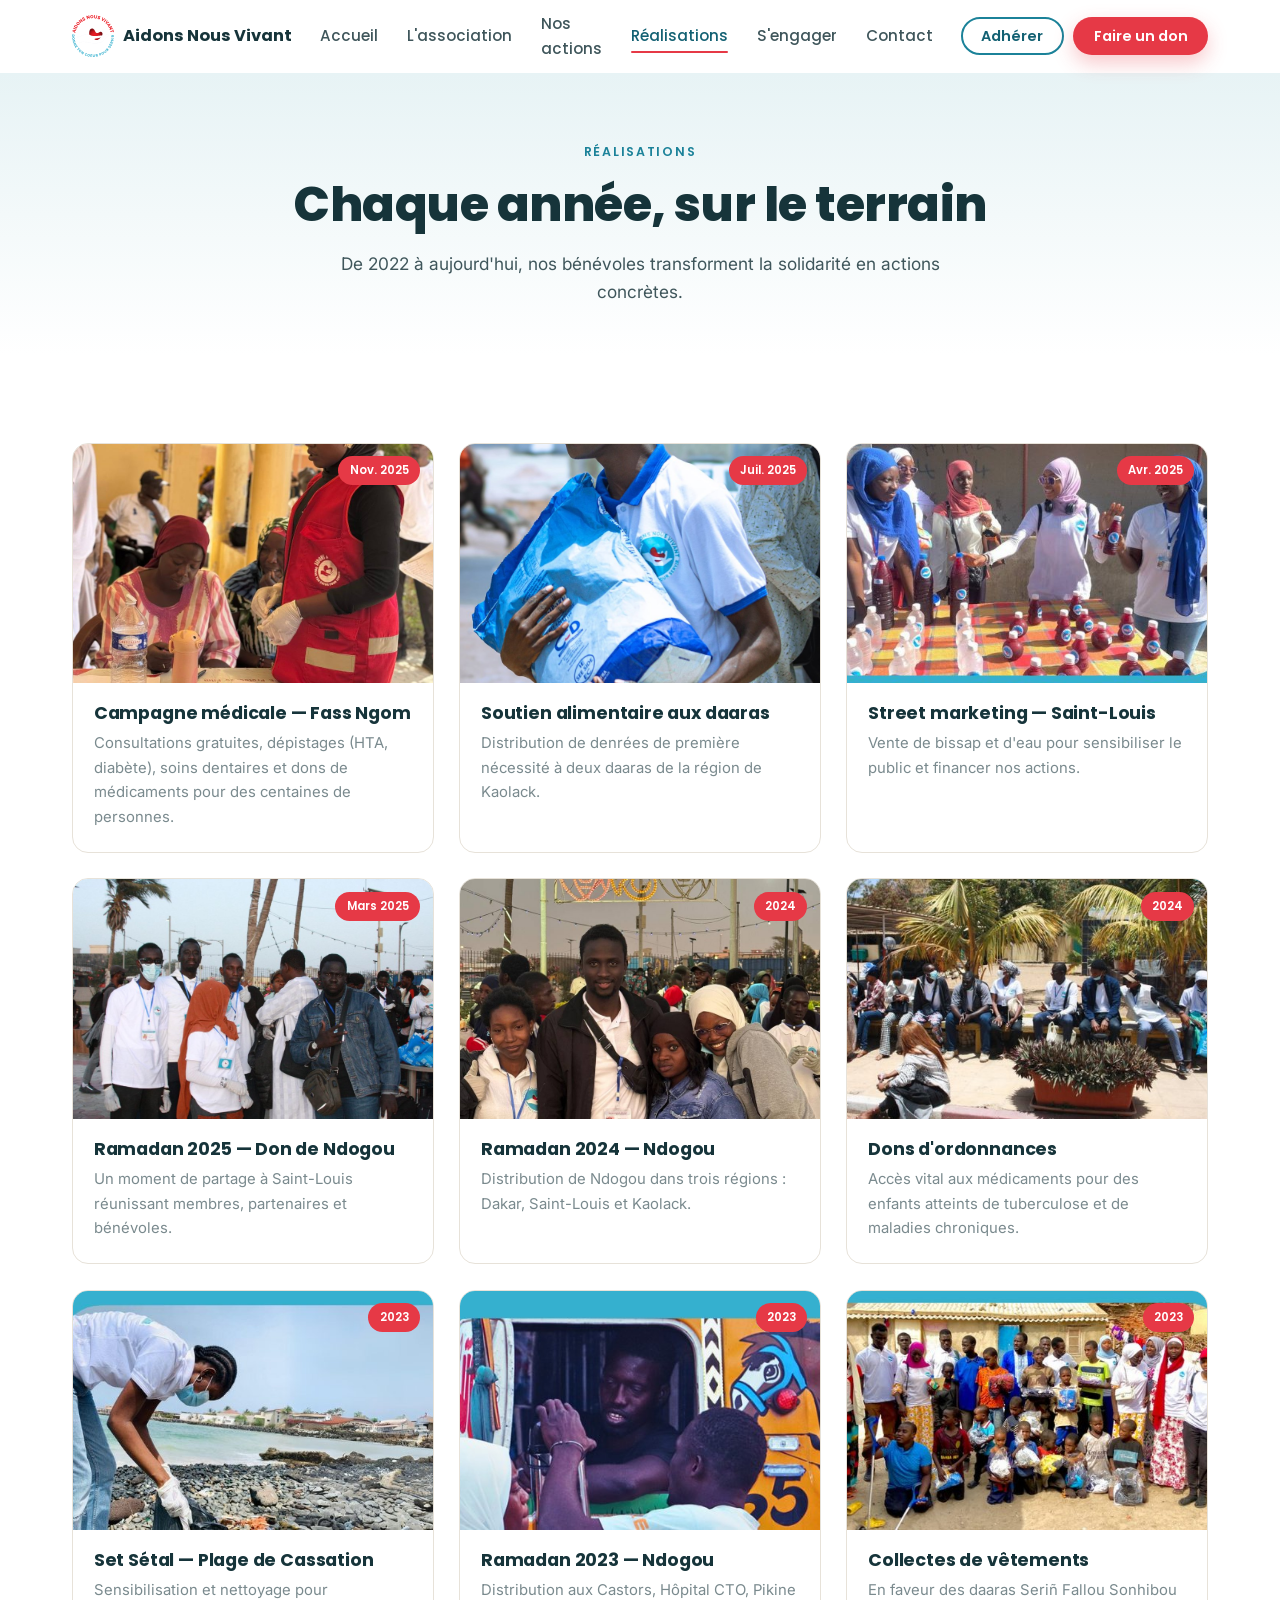
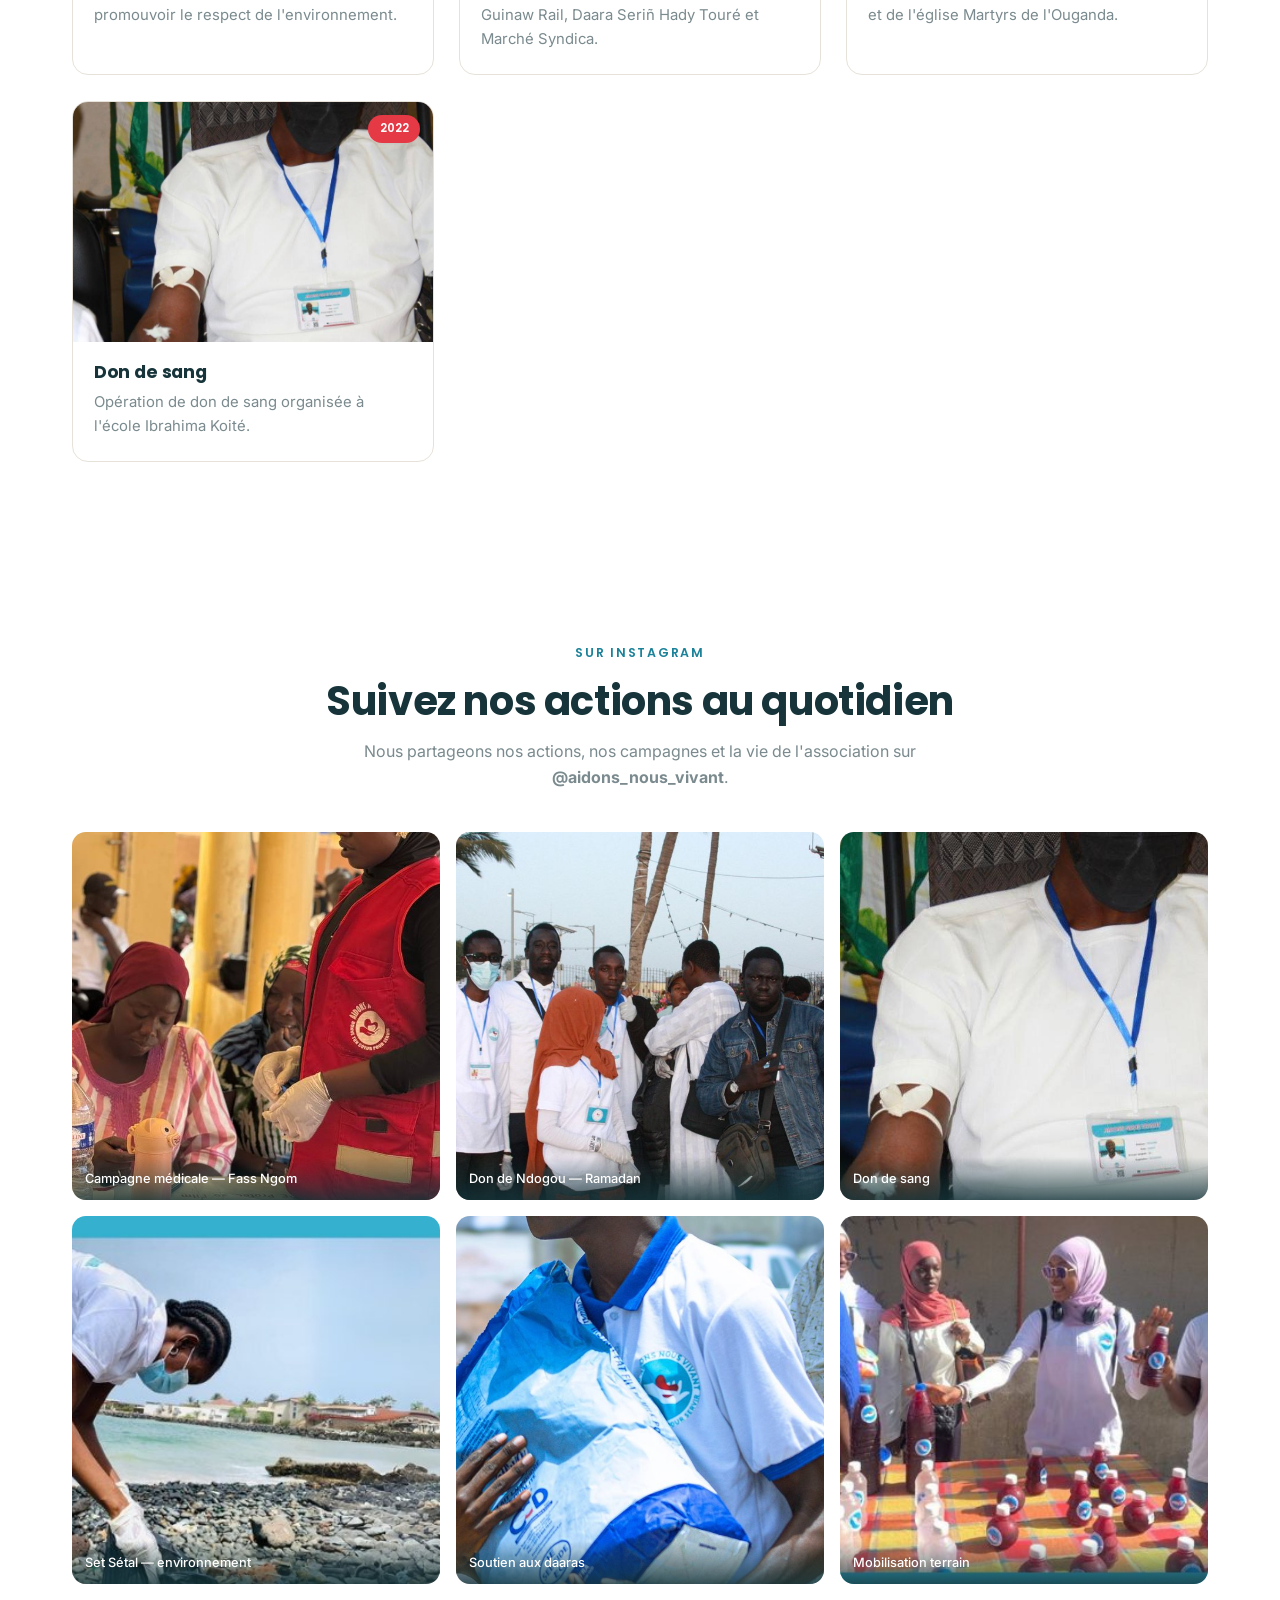
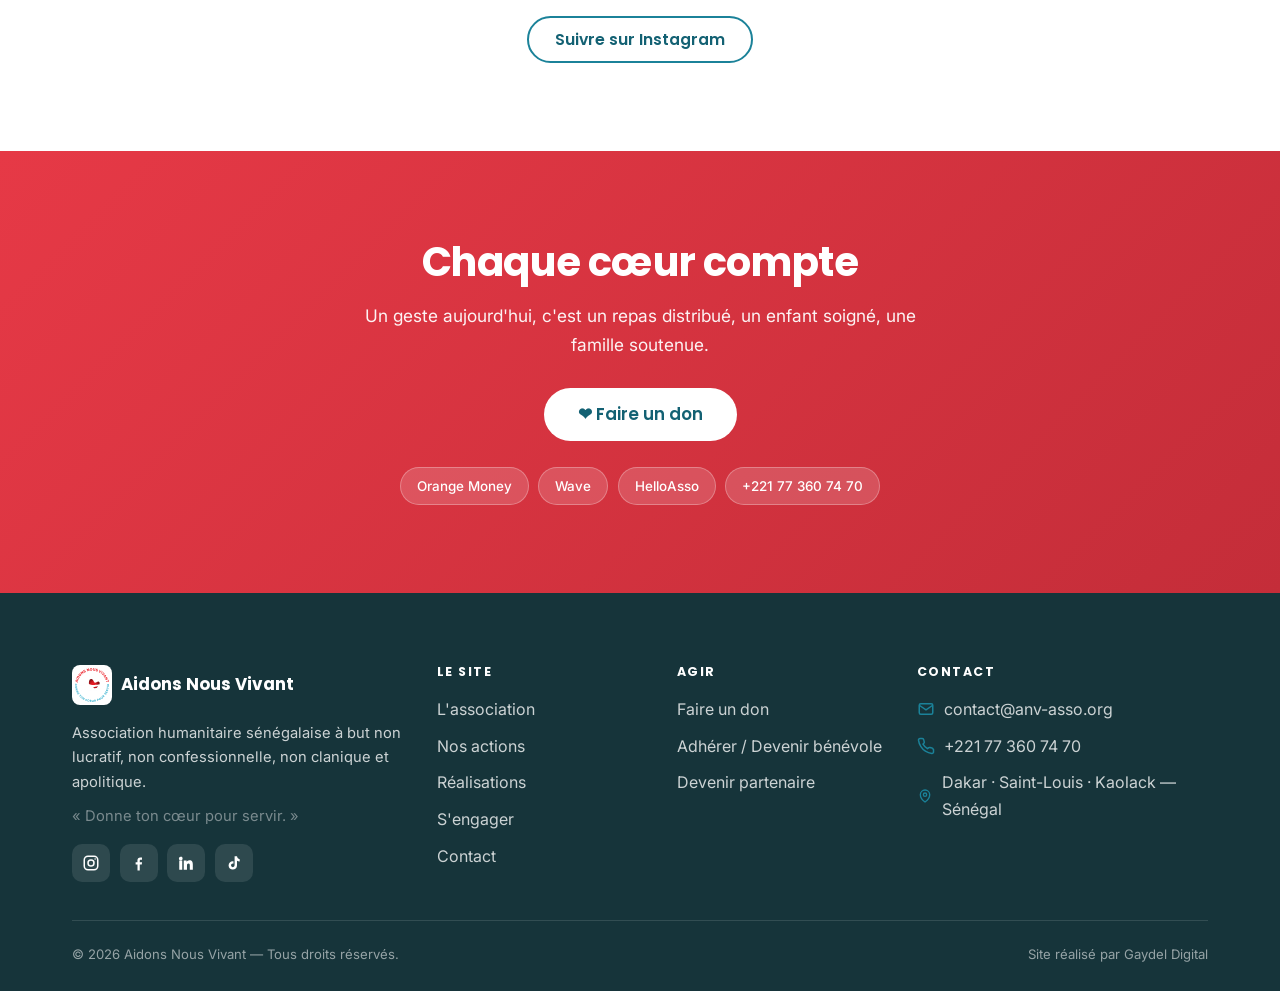
<file: realisations.html>
<!DOCTYPE html>
<html lang="fr" class="js">
<head>
<meta charset="UTF-8">
<meta name="viewport" content="width=device-width, initial-scale=1.0">
<title>Réalisations — Aidons Nous Vivant</title>
<meta name="description" content="De 2022 à aujourd'hui : nos actions concrètes au Sénégal.">
<meta property="og:title" content="Réalisations — Aidons Nous Vivant">
<meta property="og:description" content="De 2022 à aujourd'hui : nos actions concrètes au Sénégal.">
<meta property="og:type" content="website">
<meta property="og:image" content="https://anv-asso.org/images/hero.jpg">
<meta name="theme-color" content="#1b8299">
<link rel="icon" href="favicon.ico" sizes="any">
<link rel="icon" type="image/png" sizes="32x32" href="images/favicon-32.png">
<link rel="apple-touch-icon" sizes="180x180" href="images/favicon-180.png">
<script>document.documentElement.className='js';</script>
<link rel="preconnect" href="https://fonts.googleapis.com">
<link rel="preconnect" href="https://fonts.gstatic.com" crossorigin>
<link href="https://fonts.googleapis.com/css2?family=Poppins:wght@400;500;600;700;800&family=Inter:wght@400;500;600;700&display=swap" rel="stylesheet">
<link rel="stylesheet" href="css/style.css?v=3">
</head>
<body>
<a href="#main" class="skip">Aller au contenu</a>
<header id="hdr">
  <div class="wrap nav">
    <a href="index.html" class="brand"><img src="images/logo.svg" alt="Logo Aidons Nous Vivant"><span>Aidons Nous Vivant</span></a>
    <nav class="nav-links" aria-label="Navigation principale"><a href="index.html">Accueil</a><a href="association.html">L'association</a><a href="actions.html">Nos actions</a><a href="realisations.html" class="active">Réalisations</a><a href="s-engager.html">S'engager</a><a href="contact.html">Contact</a></nav>
    <div class="nav-cta">
      <a href="https://forms.gle/49jUmQCYAVXfT3759" target="_blank" rel="noopener" class="btn btn-ghost btn-sm">Adhérer</a>
      <a href="https://www.helloasso.com/associations/aidons-nous-vivant-senegal/formulaires/1" target="_blank" rel="noopener" class="btn btn-red btn-sm">Faire un don</a>
      <button class="burger" id="burger" aria-label="Ouvrir le menu" aria-expanded="false"><span></span><span></span><span></span></button>
    </div>
  </div>
  <div class="mobile-menu" id="mobileMenu">
    <a href="index.html">Accueil</a><a href="association.html">L'association</a><a href="actions.html">Nos actions</a><a href="realisations.html">Réalisations</a><a href="s-engager.html">S'engager</a><a href="contact.html">Contact</a>
    <a href="https://forms.gle/49jUmQCYAVXfT3759" target="_blank" rel="noopener" class="btn btn-ghost">Adhérer</a>
    <a href="https://www.helloasso.com/associations/aidons-nous-vivant-senegal/formulaires/1" target="_blank" rel="noopener" class="btn btn-red">Faire un don</a>
  </div>
</header>
<main id="main">
<section class="phero">
  <div class="wrap reveal">
    <span class="eyebrow">Réalisations</span>
    <h1>Chaque année, sur le terrain</h1>
    <p>De 2022 à aujourd'hui, nos bénévoles transforment la solidarité en actions concrètes.</p>
  </div>
</section>

<section>
  <div class="wrap"><div class="rz-grid"><div class="card reveal"><div class="card-img"><img src="images/rz_campagne.jpg" alt="Campagne médicale — Fass Ngom" loading="lazy" decoding="async"><span class="rz-year">Nov. 2025</span></div><div class="card-b"><h3>Campagne médicale — Fass Ngom</h3><p>Consultations gratuites, dépistages (HTA, diabète), soins dentaires et dons de médicaments pour des centaines de personnes.</p></div></div><div class="card reveal"><div class="card-img"><img src="images/rz_kaolack.jpg" alt="Soutien alimentaire aux daaras" loading="lazy" decoding="async"><span class="rz-year">Juil. 2025</span></div><div class="card-b"><h3>Soutien alimentaire aux daaras</h3><p>Distribution de denrées de première nécessité à deux daaras de la région de Kaolack.</p></div></div><div class="card reveal"><div class="card-img"><img src="images/rz_street.jpg" alt="Street marketing — Saint-Louis" loading="lazy" decoding="async"><span class="rz-year">Avr. 2025</span></div><div class="card-b"><h3>Street marketing — Saint-Louis</h3><p>Vente de bissap et d'eau pour sensibiliser le public et financer nos actions.</p></div></div><div class="card reveal"><div class="card-img"><img src="images/rz_ramadan2025.jpg" alt="Ramadan 2025 — Don de Ndogou" loading="lazy" decoding="async"><span class="rz-year">Mars 2025</span></div><div class="card-b"><h3>Ramadan 2025 — Don de Ndogou</h3><p>Un moment de partage à Saint-Louis réunissant membres, partenaires et bénévoles.</p></div></div><div class="card reveal"><div class="card-img"><img src="images/rz_ramadan2024.jpg" alt="Ramadan 2024 — Ndogou" loading="lazy" decoding="async"><span class="rz-year">2024</span></div><div class="card-b"><h3>Ramadan 2024 — Ndogou</h3><p>Distribution de Ndogou dans trois régions : Dakar, Saint-Louis et Kaolack.</p></div></div><div class="card reveal"><div class="card-img"><img src="images/rz_ordonnances.jpg" alt="Dons d'ordonnances" loading="lazy" decoding="async"><span class="rz-year">2024</span></div><div class="card-b"><h3>Dons d'ordonnances</h3><p>Accès vital aux médicaments pour des enfants atteints de tuberculose et de maladies chroniques.</p></div></div><div class="card reveal"><div class="card-img"><img src="images/rz_setsetal.jpg" alt="Set Sétal — Plage de Cassation" loading="lazy" decoding="async"><span class="rz-year">2023</span></div><div class="card-b"><h3>Set Sétal — Plage de Cassation</h3><p>Sensibilisation et nettoyage pour promouvoir le respect de l'environnement.</p></div></div><div class="card reveal"><div class="card-img"><img src="images/rz_ramadan.jpg" alt="Ramadan 2023 — Ndogou" loading="lazy" decoding="async"><span class="rz-year">2023</span></div><div class="card-b"><h3>Ramadan 2023 — Ndogou</h3><p>Distribution aux Castors, Hôpital CTO, Pikine Guinaw Rail, Daara Seriñ Hady Touré et Marché Syndica.</p></div></div><div class="card reveal"><div class="card-img"><img src="images/rz_collectes.jpg" alt="Collectes de vêtements" loading="lazy" decoding="async"><span class="rz-year">2023</span></div><div class="card-b"><h3>Collectes de vêtements</h3><p>En faveur des daaras Seriñ Fallou Sonhibou et de l'église Martyrs de l'Ouganda.</p></div></div><div class="card reveal"><div class="card-img"><img src="images/rz_donsang.jpg" alt="Don de sang" loading="lazy" decoding="async"><span class="rz-year">2022</span></div><div class="card-b"><h3>Don de sang</h3><p>Opération de don de sang organisée à l'école Ibrahima Koité.</p></div></div></div></div>
</section>
<section class="insta" id="instagram">
  <div class="wrap">
    <div class="sec-head center"><span class="eyebrow">Sur Instagram</span><h2>Suivez nos actions au quotidien</h2><p>Nous partageons nos actions, nos campagnes et la vie de l'association sur <strong>@aidons_nous_vivant</strong>.</p></div>
    <div class="ig-grid"><a class="ig-cell reveal" href="https://www.instagram.com/aidons_nous_vivant/" target="_blank" rel="noopener" aria-label="Campagne médicale — Fass Ngom — sur Instagram"><img src="images/rz_campagne.jpg" alt="Campagne médicale — Fass Ngom" loading="lazy" decoding="async"><span class="ig-ov"><svg width="26" height="26" viewBox="0 0 24 24" fill="none" stroke="#fff" stroke-width="2"><rect x="3" y="3" width="18" height="18" rx="5"/><circle cx="12" cy="12" r="4"/><circle cx="17.5" cy="6.5" r="1" fill="#fff" stroke="none"/></svg></span><span class="ig-cap">Campagne médicale — Fass Ngom</span></a><a class="ig-cell reveal" href="https://www.instagram.com/aidons_nous_vivant/" target="_blank" rel="noopener" aria-label="Don de Ndogou — Ramadan — sur Instagram"><img src="images/rz_ramadan2025.jpg" alt="Don de Ndogou — Ramadan" loading="lazy" decoding="async"><span class="ig-ov"><svg width="26" height="26" viewBox="0 0 24 24" fill="none" stroke="#fff" stroke-width="2"><rect x="3" y="3" width="18" height="18" rx="5"/><circle cx="12" cy="12" r="4"/><circle cx="17.5" cy="6.5" r="1" fill="#fff" stroke="none"/></svg></span><span class="ig-cap">Don de Ndogou — Ramadan</span></a><a class="ig-cell reveal" href="https://www.instagram.com/aidons_nous_vivant/" target="_blank" rel="noopener" aria-label="Don de sang — sur Instagram"><img src="images/rz_donsang.jpg" alt="Don de sang" loading="lazy" decoding="async"><span class="ig-ov"><svg width="26" height="26" viewBox="0 0 24 24" fill="none" stroke="#fff" stroke-width="2"><rect x="3" y="3" width="18" height="18" rx="5"/><circle cx="12" cy="12" r="4"/><circle cx="17.5" cy="6.5" r="1" fill="#fff" stroke="none"/></svg></span><span class="ig-cap">Don de sang</span></a><a class="ig-cell reveal" href="https://www.instagram.com/aidons_nous_vivant/" target="_blank" rel="noopener" aria-label="Set Sétal — environnement — sur Instagram"><img src="images/rz_setsetal.jpg" alt="Set Sétal — environnement" loading="lazy" decoding="async"><span class="ig-ov"><svg width="26" height="26" viewBox="0 0 24 24" fill="none" stroke="#fff" stroke-width="2"><rect x="3" y="3" width="18" height="18" rx="5"/><circle cx="12" cy="12" r="4"/><circle cx="17.5" cy="6.5" r="1" fill="#fff" stroke="none"/></svg></span><span class="ig-cap">Set Sétal — environnement</span></a><a class="ig-cell reveal" href="https://www.instagram.com/aidons_nous_vivant/" target="_blank" rel="noopener" aria-label="Soutien aux daaras — sur Instagram"><img src="images/rz_kaolack.jpg" alt="Soutien aux daaras" loading="lazy" decoding="async"><span class="ig-ov"><svg width="26" height="26" viewBox="0 0 24 24" fill="none" stroke="#fff" stroke-width="2"><rect x="3" y="3" width="18" height="18" rx="5"/><circle cx="12" cy="12" r="4"/><circle cx="17.5" cy="6.5" r="1" fill="#fff" stroke="none"/></svg></span><span class="ig-cap">Soutien aux daaras</span></a><a class="ig-cell reveal" href="https://www.instagram.com/aidons_nous_vivant/" target="_blank" rel="noopener" aria-label="Mobilisation terrain — sur Instagram"><img src="images/rz_street.jpg" alt="Mobilisation terrain" loading="lazy" decoding="async"><span class="ig-ov"><svg width="26" height="26" viewBox="0 0 24 24" fill="none" stroke="#fff" stroke-width="2"><rect x="3" y="3" width="18" height="18" rx="5"/><circle cx="12" cy="12" r="4"/><circle cx="17.5" cy="6.5" r="1" fill="#fff" stroke="none"/></svg></span><span class="ig-cap">Mobilisation terrain</span></a></div>
    <div class="center" style="margin-top:2rem"><a href="https://www.instagram.com/aidons_nous_vivant/" target="_blank" rel="noopener" class="btn btn-ghost">Suivre sur Instagram</a></div>
  </div>
</section>

<section class="cta">
  <div class="wrap reveal">
    <h2>Chaque cœur compte</h2>
    <p>Un geste aujourd'hui, c'est un repas distribué, un enfant soigné, une famille soutenue.</p>
    <a href="https://www.helloasso.com/associations/aidons-nous-vivant-senegal/formulaires/1" target="_blank" rel="noopener" class="btn btn-white btn-lg">❤ Faire un don</a>
    <div class="pay"><span>Orange Money</span><span>Wave</span><span>HelloAsso</span><span>+221 77 360 74 70</span></div>
  </div>
</section>

</main>
<footer id="contact-foot">
  <div class="wrap">
    <div class="foot-grid">
      <div>
        <div class="foot-brand"><img src="images/logo.svg" alt="Logo ANV"><b>Aidons Nous Vivant</b></div>
        <p>Association humanitaire sénégalaise à but non lucratif, non confessionnelle, non clanique et apolitique.</p>
        <p class="muted">« Donne ton cœur pour servir. »</p>
        <div class="socials">
          <a href="https://www.instagram.com/aidons_nous_vivant/" target="_blank" rel="noopener" aria-label="Instagram"><svg width="18" height="18" viewBox="0 0 24 24" fill="none" stroke="#fff" stroke-width="2"><rect x="3" y="3" width="18" height="18" rx="5"/><circle cx="12" cy="12" r="4"/><circle cx="17.5" cy="6.5" r="1" fill="#fff" stroke="none"/></svg></a>
          <a href="#" aria-label="Facebook"><svg width="18" height="18" viewBox="0 0 24 24" fill="#fff"><path d="M13 22v-8h2.7l.4-3H13V9c0-.9.3-1.5 1.6-1.5H16V4.8c-.3 0-1.2-.1-2.3-.1-2.3 0-3.8 1.4-3.8 3.9V11H7.5v3H10v8z"/></svg></a>
          <a href="#" aria-label="LinkedIn"><svg width="18" height="18" viewBox="0 0 24 24" fill="#fff"><path d="M4.98 3.5A2.5 2.5 0 112.5 6 2.5 2.5 0 014.98 3.5zM3 8.5h4V21H3zM9 8.5h3.8v1.7h.1c.5-.9 1.8-1.9 3.6-1.9 3.9 0 4.6 2.5 4.6 5.8V21h-4v-5.3c0-1.3 0-2.9-1.8-2.9s-2 1.4-2 2.8V21H9z"/></svg></a>
          <a href="https://www.tiktok.com/@aidons_nous_vivant" target="_blank" rel="noopener" aria-label="TikTok"><svg width="18" height="18" viewBox="0 0 24 24" fill="#fff"><path d="M16 3c.3 2 1.6 3.6 3.6 3.9V10c-1.4 0-2.7-.4-3.6-1.1v6.3c0 3.1-2.5 5.6-5.6 5.6S4.8 18.3 4.8 15.2 7.3 9.6 10.4 9.6c.3 0 .6 0 .9.1v3.2c-.3-.1-.6-.2-.9-.2a2.4 2.4 0 102.4 2.4V3z"/></svg></a>
        </div>
      </div>
      <div>
        <h5>Le site</h5>
        <div class="foot-links"><a href="association.html">L'association</a><a href="actions.html">Nos actions</a><a href="realisations.html">Réalisations</a><a href="s-engager.html">S'engager</a><a href="contact.html">Contact</a></div>
      </div>
      <div>
        <h5>Agir</h5>
        <div class="foot-links">
          <a href="https://www.helloasso.com/associations/aidons-nous-vivant-senegal/formulaires/1" target="_blank" rel="noopener">Faire un don</a>
          <a href="https://forms.gle/49jUmQCYAVXfT3759" target="_blank" rel="noopener">Adhérer / Devenir bénévole</a>
          <a href="mailto:contact@anv-asso.org?subject=Proposition%20de%20partenariat%20ANV">Devenir partenaire</a>
        </div>
      </div>
      <div>
        <h5>Contact</h5>
        <div class="foot-contact">
          <div><svg width="18" height="18" viewBox="0 0 24 24" fill="none" stroke="var(--teal)" stroke-width="2"><rect x="3" y="5" width="18" height="14" rx="2"/><path d="M3 7l9 6 9-6"/></svg><a href="mailto:contact@anv-asso.org">contact@anv-asso.org</a></div>
          <div><svg width="18" height="18" viewBox="0 0 24 24" fill="none" stroke="var(--teal)" stroke-width="2"><path d="M22 16.9v3a2 2 0 01-2.2 2 19.8 19.8 0 01-8.6-3.1 19.5 19.5 0 01-6-6A19.8 19.8 0 012 4.2 2 2 0 014 2h3a2 2 0 012 1.7c.1.9.3 1.8.6 2.6a2 2 0 01-.5 2.1L8 9.6a16 16 0 006 6l1.2-1.1a2 2 0 012.1-.5c.8.3 1.7.5 2.6.6a2 2 0 011.7 2z"/></svg><a href="tel:+221773607470">+221 77 360 74 70</a></div>
          <div><svg width="18" height="18" viewBox="0 0 24 24" fill="none" stroke="var(--teal)" stroke-width="2"><path d="M12 21s-7-5.2-7-11a7 7 0 1114 0c0 5.8-7 11-7 11z"/><circle cx="12" cy="10" r="2.5"/></svg><span>Dakar · Saint-Louis · Kaolack — Sénégal</span></div>
        </div>
      </div>
    </div>
    <div class="foot-bottom">
      <span>© 2026 Aidons Nous Vivant — Tous droits réservés.</span>
      <span>Site réalisé par Gaydel Digital</span>
    </div>
  </div>
</footer>
<div class="mobile-donate">
  <a href="https://forms.gle/49jUmQCYAVXfT3759" target="_blank" rel="noopener" class="btn btn-ghost">Adhérer</a>
  <a href="https://www.helloasso.com/associations/aidons-nous-vivant-senegal/formulaires/1" target="_blank" rel="noopener" class="btn btn-red">❤ Faire un don</a>
</div>
<script src="js/main.js?v=3"></script>
</body>
</html>
</file>
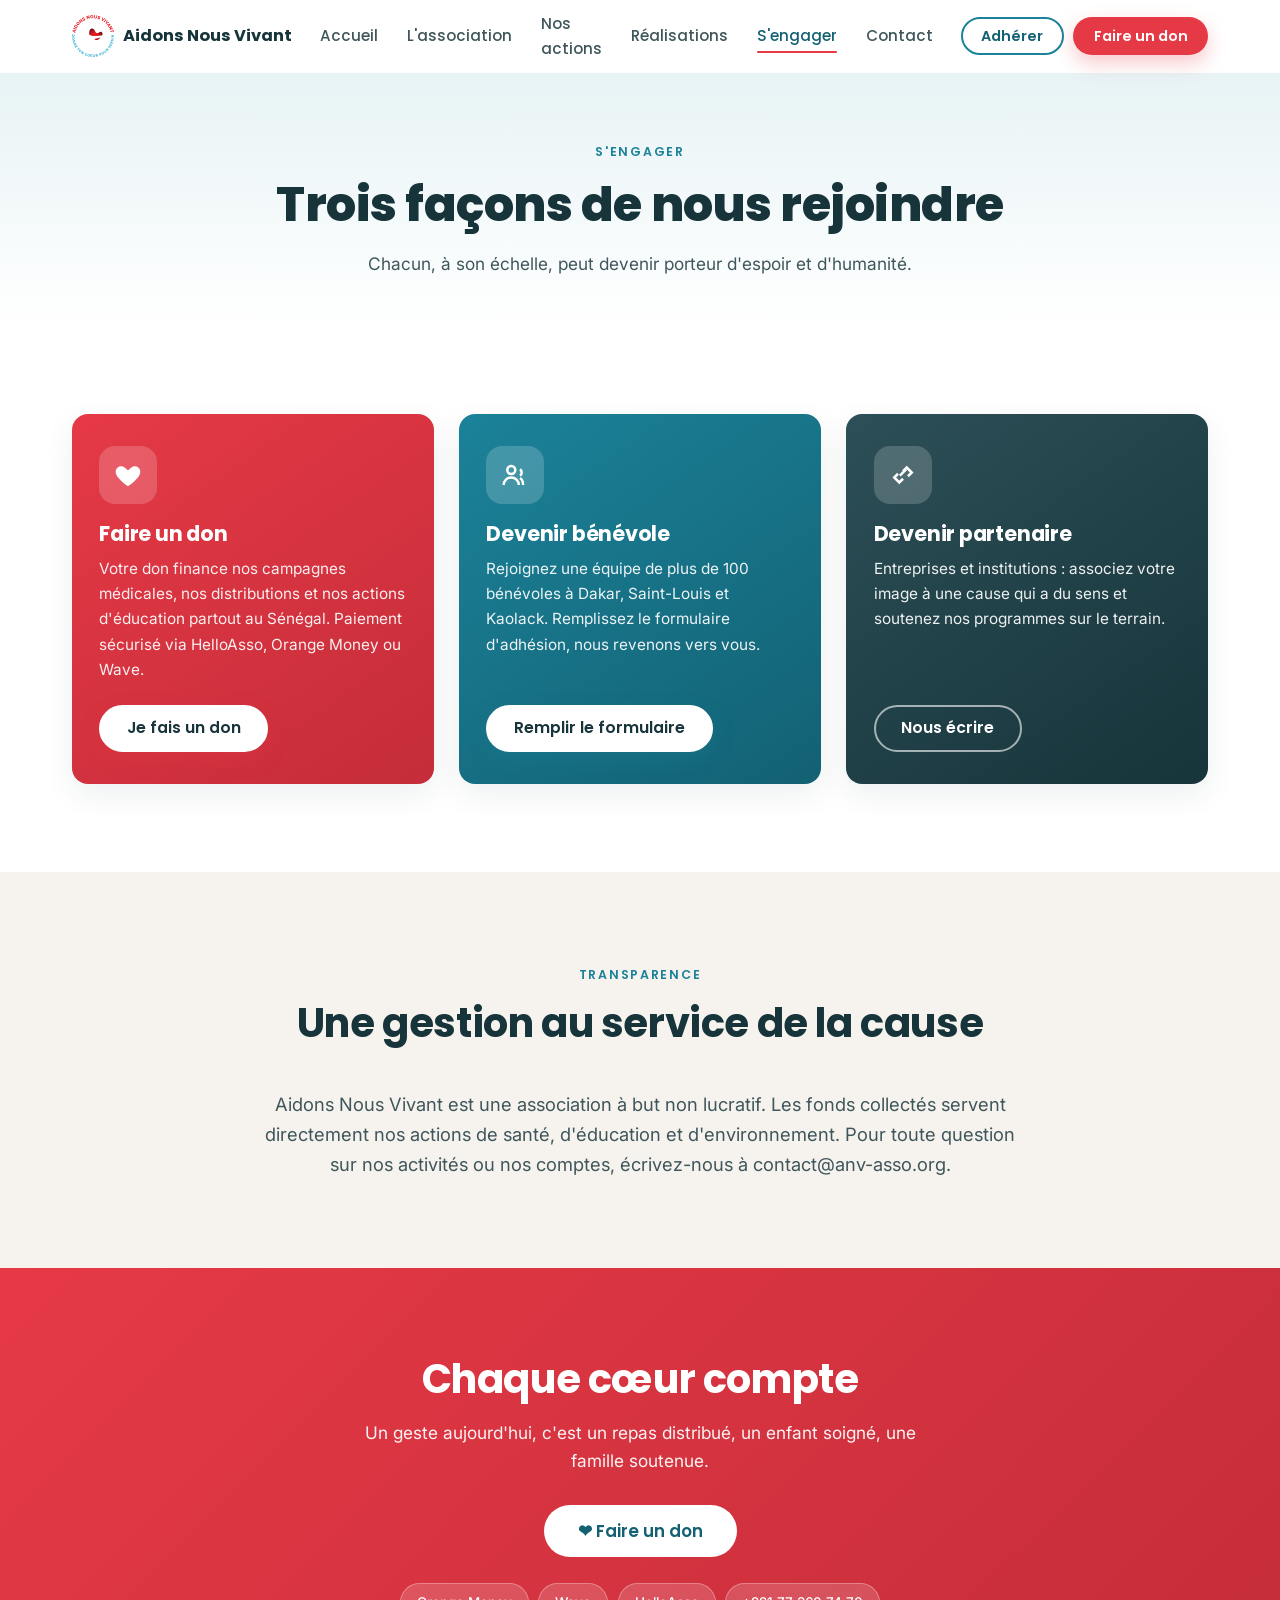
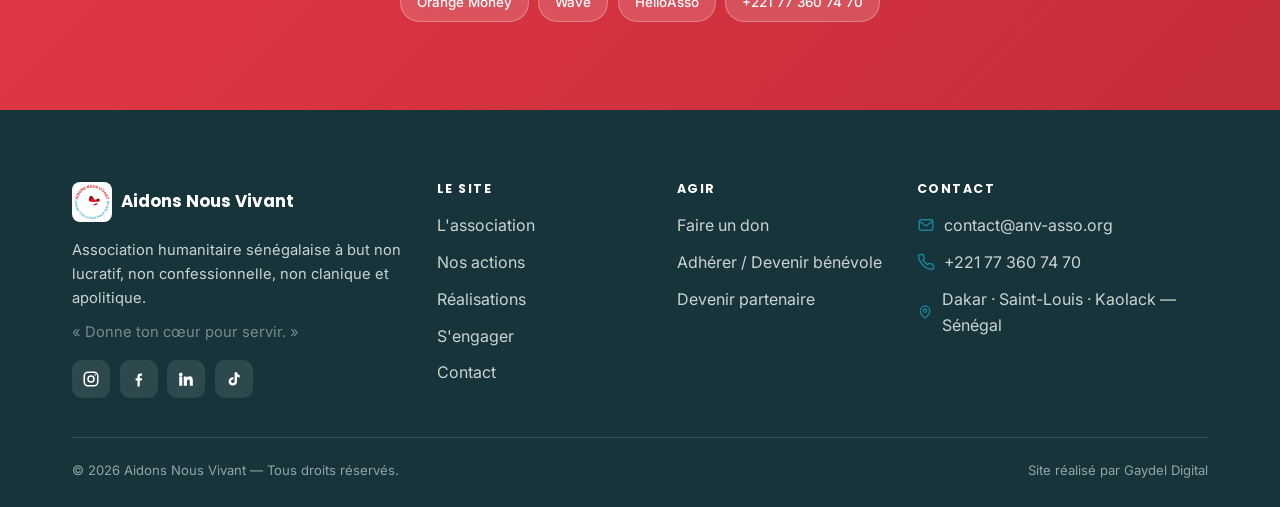
<file: s-engager.html>
<!DOCTYPE html>
<html lang="fr" class="js">
<head>
<meta charset="UTF-8">
<meta name="viewport" content="width=device-width, initial-scale=1.0">
<title>S'engager — Aidons Nous Vivant</title>
<meta name="description" content="Faire un don, devenir bénévole ou partenaire d'Aidons Nous Vivant.">
<meta property="og:title" content="S'engager — Aidons Nous Vivant">
<meta property="og:description" content="Faire un don, devenir bénévole ou partenaire d'Aidons Nous Vivant.">
<meta property="og:type" content="website">
<meta property="og:image" content="https://anv-asso.org/images/hero.jpg">
<meta name="theme-color" content="#1b8299">
<link rel="icon" href="favicon.ico" sizes="any">
<link rel="icon" type="image/png" sizes="32x32" href="images/favicon-32.png">
<link rel="apple-touch-icon" sizes="180x180" href="images/favicon-180.png">
<script>document.documentElement.className='js';</script>
<link rel="preconnect" href="https://fonts.googleapis.com">
<link rel="preconnect" href="https://fonts.gstatic.com" crossorigin>
<link href="https://fonts.googleapis.com/css2?family=Poppins:wght@400;500;600;700;800&family=Inter:wght@400;500;600;700&display=swap" rel="stylesheet">
<link rel="stylesheet" href="css/style.css?v=3">
</head>
<body>
<a href="#main" class="skip">Aller au contenu</a>
<header id="hdr">
  <div class="wrap nav">
    <a href="index.html" class="brand"><img src="images/logo.svg" alt="Logo Aidons Nous Vivant"><span>Aidons Nous Vivant</span></a>
    <nav class="nav-links" aria-label="Navigation principale"><a href="index.html">Accueil</a><a href="association.html">L'association</a><a href="actions.html">Nos actions</a><a href="realisations.html">Réalisations</a><a href="s-engager.html" class="active">S'engager</a><a href="contact.html">Contact</a></nav>
    <div class="nav-cta">
      <a href="https://forms.gle/49jUmQCYAVXfT3759" target="_blank" rel="noopener" class="btn btn-ghost btn-sm">Adhérer</a>
      <a href="https://www.helloasso.com/associations/aidons-nous-vivant-senegal/formulaires/1" target="_blank" rel="noopener" class="btn btn-red btn-sm">Faire un don</a>
      <button class="burger" id="burger" aria-label="Ouvrir le menu" aria-expanded="false"><span></span><span></span><span></span></button>
    </div>
  </div>
  <div class="mobile-menu" id="mobileMenu">
    <a href="index.html">Accueil</a><a href="association.html">L'association</a><a href="actions.html">Nos actions</a><a href="realisations.html">Réalisations</a><a href="s-engager.html">S'engager</a><a href="contact.html">Contact</a>
    <a href="https://forms.gle/49jUmQCYAVXfT3759" target="_blank" rel="noopener" class="btn btn-ghost">Adhérer</a>
    <a href="https://www.helloasso.com/associations/aidons-nous-vivant-senegal/formulaires/1" target="_blank" rel="noopener" class="btn btn-red">Faire un don</a>
  </div>
</header>
<main id="main">
<section class="phero">
  <div class="wrap reveal">
    <span class="eyebrow">S'engager</span>
    <h1>Trois façons de nous rejoindre</h1>
    <p>Chacun, à son échelle, peut devenir porteur d'espoir et d'humanité.</p>
  </div>
</section>

<section>
  <div class="wrap">
    <div class="help-grid">
      <div class="help-card don reveal">
        <div class="ic"><svg width="30" height="30" viewBox="0 0 24 24" fill="#fff"><path d="M12 21s-7-4.6-9.3-9.2C1.2 8.6 3 5 6.5 5 8.6 5 10 6.3 12 8.3 14 6.3 15.4 5 17.5 5 21 5 22.8 8.6 21.3 11.8 19 16.4 12 21 12 21z"/></svg></div>
        <h3>Faire un don</h3>
        <p>Votre don finance nos campagnes médicales, nos distributions et nos actions d'éducation partout au Sénégal. Paiement sécurisé via HelloAsso, Orange Money ou Wave.</p>
        <a href="https://www.helloasso.com/associations/aidons-nous-vivant-senegal/formulaires/1" target="_blank" rel="noopener" class="btn btn-red">Je fais un don</a>
      </div>
      <div class="help-card ben reveal">
        <div class="ic"><svg width="30" height="30" viewBox="0 0 24 24" fill="none" stroke="#fff" stroke-width="2"><circle cx="9" cy="8" r="3.2"/><path d="M3 20c0-3.5 2.7-6 6-6s6 2.5 6 6"/><path d="M16 7.5a3 3 0 010 5M18.5 20c0-2.6-1-4.6-2.5-5.6"/></svg></div>
        <h3>Devenir bénévole</h3>
        <p>Rejoignez une équipe de plus de 100 bénévoles à Dakar, Saint-Louis et Kaolack. Remplissez le formulaire d'adhésion, nous revenons vers vous.</p>
        <a href="https://forms.gle/49jUmQCYAVXfT3759" target="_blank" rel="noopener" class="btn btn-teal">Remplir le formulaire</a>
      </div>
      <div class="help-card part reveal">
        <div class="ic"><svg width="30" height="30" viewBox="0 0 24 24" fill="none" stroke="#fff" stroke-width="2"><path d="M8 11l-3 3 4 4 3-3M16 13l3-3-4-4-3 3"/><path d="M9.5 12.5l5-5"/></svg></div>
        <h3>Devenir partenaire</h3>
        <p>Entreprises et institutions : associez votre image à une cause qui a du sens et soutenez nos programmes sur le terrain.</p>
        <a href="mailto:contact@anv-asso.org?subject=Proposition%20de%20partenariat%20ANV" class="btn btn-ghost">Nous écrire</a>
      </div>
    </div>
  </div>
</section>

<section style="background:var(--sand)">
  <div class="wrap narrow reveal">
    <div class="sec-head center"><span class="eyebrow">Transparence</span><h2>Une gestion au service de la cause</h2></div>
    <p class="lead-text center">Aidons Nous Vivant est une association à but non lucratif. Les fonds collectés servent directement nos actions de santé, d'éducation et d'environnement. Pour toute question sur nos activités ou nos comptes, écrivez-nous à <a href="mailto:contact@anv-asso.org">contact@anv-asso.org</a>.</p>
  </div>
</section>
<section class="cta">
  <div class="wrap reveal">
    <h2>Chaque cœur compte</h2>
    <p>Un geste aujourd'hui, c'est un repas distribué, un enfant soigné, une famille soutenue.</p>
    <a href="https://www.helloasso.com/associations/aidons-nous-vivant-senegal/formulaires/1" target="_blank" rel="noopener" class="btn btn-white btn-lg">❤ Faire un don</a>
    <div class="pay"><span>Orange Money</span><span>Wave</span><span>HelloAsso</span><span>+221 77 360 74 70</span></div>
  </div>
</section>

</main>
<footer id="contact-foot">
  <div class="wrap">
    <div class="foot-grid">
      <div>
        <div class="foot-brand"><img src="images/logo.svg" alt="Logo ANV"><b>Aidons Nous Vivant</b></div>
        <p>Association humanitaire sénégalaise à but non lucratif, non confessionnelle, non clanique et apolitique.</p>
        <p class="muted">« Donne ton cœur pour servir. »</p>
        <div class="socials">
          <a href="https://www.instagram.com/aidons_nous_vivant/" target="_blank" rel="noopener" aria-label="Instagram"><svg width="18" height="18" viewBox="0 0 24 24" fill="none" stroke="#fff" stroke-width="2"><rect x="3" y="3" width="18" height="18" rx="5"/><circle cx="12" cy="12" r="4"/><circle cx="17.5" cy="6.5" r="1" fill="#fff" stroke="none"/></svg></a>
          <a href="#" aria-label="Facebook"><svg width="18" height="18" viewBox="0 0 24 24" fill="#fff"><path d="M13 22v-8h2.7l.4-3H13V9c0-.9.3-1.5 1.6-1.5H16V4.8c-.3 0-1.2-.1-2.3-.1-2.3 0-3.8 1.4-3.8 3.9V11H7.5v3H10v8z"/></svg></a>
          <a href="#" aria-label="LinkedIn"><svg width="18" height="18" viewBox="0 0 24 24" fill="#fff"><path d="M4.98 3.5A2.5 2.5 0 112.5 6 2.5 2.5 0 014.98 3.5zM3 8.5h4V21H3zM9 8.5h3.8v1.7h.1c.5-.9 1.8-1.9 3.6-1.9 3.9 0 4.6 2.5 4.6 5.8V21h-4v-5.3c0-1.3 0-2.9-1.8-2.9s-2 1.4-2 2.8V21H9z"/></svg></a>
          <a href="https://www.tiktok.com/@aidons_nous_vivant" target="_blank" rel="noopener" aria-label="TikTok"><svg width="18" height="18" viewBox="0 0 24 24" fill="#fff"><path d="M16 3c.3 2 1.6 3.6 3.6 3.9V10c-1.4 0-2.7-.4-3.6-1.1v6.3c0 3.1-2.5 5.6-5.6 5.6S4.8 18.3 4.8 15.2 7.3 9.6 10.4 9.6c.3 0 .6 0 .9.1v3.2c-.3-.1-.6-.2-.9-.2a2.4 2.4 0 102.4 2.4V3z"/></svg></a>
        </div>
      </div>
      <div>
        <h5>Le site</h5>
        <div class="foot-links"><a href="association.html">L'association</a><a href="actions.html">Nos actions</a><a href="realisations.html">Réalisations</a><a href="s-engager.html">S'engager</a><a href="contact.html">Contact</a></div>
      </div>
      <div>
        <h5>Agir</h5>
        <div class="foot-links">
          <a href="https://www.helloasso.com/associations/aidons-nous-vivant-senegal/formulaires/1" target="_blank" rel="noopener">Faire un don</a>
          <a href="https://forms.gle/49jUmQCYAVXfT3759" target="_blank" rel="noopener">Adhérer / Devenir bénévole</a>
          <a href="mailto:contact@anv-asso.org?subject=Proposition%20de%20partenariat%20ANV">Devenir partenaire</a>
        </div>
      </div>
      <div>
        <h5>Contact</h5>
        <div class="foot-contact">
          <div><svg width="18" height="18" viewBox="0 0 24 24" fill="none" stroke="var(--teal)" stroke-width="2"><rect x="3" y="5" width="18" height="14" rx="2"/><path d="M3 7l9 6 9-6"/></svg><a href="mailto:contact@anv-asso.org">contact@anv-asso.org</a></div>
          <div><svg width="18" height="18" viewBox="0 0 24 24" fill="none" stroke="var(--teal)" stroke-width="2"><path d="M22 16.9v3a2 2 0 01-2.2 2 19.8 19.8 0 01-8.6-3.1 19.5 19.5 0 01-6-6A19.8 19.8 0 012 4.2 2 2 0 014 2h3a2 2 0 012 1.7c.1.9.3 1.8.6 2.6a2 2 0 01-.5 2.1L8 9.6a16 16 0 006 6l1.2-1.1a2 2 0 012.1-.5c.8.3 1.7.5 2.6.6a2 2 0 011.7 2z"/></svg><a href="tel:+221773607470">+221 77 360 74 70</a></div>
          <div><svg width="18" height="18" viewBox="0 0 24 24" fill="none" stroke="var(--teal)" stroke-width="2"><path d="M12 21s-7-5.2-7-11a7 7 0 1114 0c0 5.8-7 11-7 11z"/><circle cx="12" cy="10" r="2.5"/></svg><span>Dakar · Saint-Louis · Kaolack — Sénégal</span></div>
        </div>
      </div>
    </div>
    <div class="foot-bottom">
      <span>© 2026 Aidons Nous Vivant — Tous droits réservés.</span>
      <span>Site réalisé par Gaydel Digital</span>
    </div>
  </div>
</footer>
<div class="mobile-donate">
  <a href="https://forms.gle/49jUmQCYAVXfT3759" target="_blank" rel="noopener" class="btn btn-ghost">Adhérer</a>
  <a href="https://www.helloasso.com/associations/aidons-nous-vivant-senegal/formulaires/1" target="_blank" rel="noopener" class="btn btn-red">❤ Faire un don</a>
</div>
<script src="js/main.js?v=3"></script>
</body>
</html>
</file>
<file: css/style.css>
/* Aidons Nous Vivant — feuille de style multipage */
:root{
  --teal:#1b8299; --teal-deep:#136173; --teal-soft:#e7f3f5;
  --red:#e63946; --red-deep:#c42d39;
  --ink:#16343a; --body:#3f565b; --muted:#7a8a8e;
  --sand:#f6f3ee; --line:#e7e2d9; --white:#fff;
  --r:16px; --r-sm:10px; --shadow:0 10px 30px rgba(20,52,58,.08);
  --shadow-lg:0 24px 60px rgba(20,52,58,.14);
  --wrap:1200px; --h:72px;
  --ease:cubic-bezier(.22,.61,.36,1);
}
*{margin:0;padding:0;box-sizing:border-box}
html{scroll-behavior:smooth}
body{font-family:'Inter',system-ui,-apple-system,sans-serif;color:var(--body);background:var(--white);line-height:1.65;font-size:16px;-webkit-font-smoothing:antialiased;overflow-x:hidden}
h1,h2,h3,h4,h5{font-family:'Poppins',sans-serif;color:var(--ink);line-height:1.18;font-weight:700;letter-spacing:-.01em}
img{max-width:100%;display:block}
a{color:inherit;text-decoration:none}
.wrap{max-width:var(--wrap);margin:0 auto;padding:0 clamp(1.1rem,4vw,2rem)}
.narrow{max-width:820px}
section{padding:clamp(3.2rem,7vw,5.5rem) 0}
.skip{position:absolute;left:-999px;top:0;background:var(--red);color:#fff;padding:.7rem 1.2rem;border-radius:0 0 8px 0;z-index:200}
.skip:focus{left:0}
:focus-visible{outline:3px solid var(--teal);outline-offset:2px;border-radius:4px}

/* buttons */
.btn{display:inline-flex;align-items:center;justify-content:center;gap:.5rem;font-family:'Poppins',sans-serif;font-weight:600;font-size:.98rem;padding:.85rem 1.6rem;border-radius:999px;border:2px solid transparent;cursor:pointer;transition:transform .2s var(--ease),box-shadow .2s,background .2s,color .2s;white-space:nowrap;line-height:1}
.btn-sm{padding:.6rem 1.15rem;font-size:.9rem}
.btn-lg{padding:1rem 2rem;font-size:1.05rem}
.btn-red{background:var(--red);color:#fff;box-shadow:0 8px 20px rgba(230,57,70,.28)}
.btn-red:hover{background:var(--red-deep);transform:translateY(-2px);box-shadow:0 12px 26px rgba(230,57,70,.36)}
.btn-teal{background:var(--teal);color:#fff;box-shadow:0 8px 20px rgba(27,130,153,.26)}
.btn-teal:hover{background:var(--teal-deep);transform:translateY(-2px)}
.btn-white{background:#fff;color:var(--teal-deep)}
.btn-white:hover{transform:translateY(-2px);box-shadow:var(--shadow-lg)}
.btn-ghost{background:transparent;border-color:var(--teal);color:var(--teal-deep)}
.btn-ghost:hover{background:var(--teal);color:#fff;transform:translateY(-2px)}

.eyebrow{display:inline-block;font-family:'Poppins',sans-serif;font-weight:600;font-size:.78rem;letter-spacing:.14em;text-transform:uppercase;color:var(--teal);margin-bottom:.9rem}
.sec-head{margin-bottom:2.6rem}
.sec-head.center{text-align:center;max-width:720px;margin-left:auto;margin-right:auto}
.sec-head h2{font-size:clamp(1.7rem,4vw,2.5rem)}
.sec-head p{margin-top:.8rem;color:var(--muted)}
.center{text-align:center}
.lead-text{font-size:1.15rem;color:var(--body)}
.muted{color:var(--muted)}

/* header */
header#hdr{position:sticky;top:0;z-index:100;background:rgba(255,255,255,.9);backdrop-filter:blur(14px);border-bottom:1px solid transparent;transition:box-shadow .3s,border-color .3s}
header#hdr.scrolled{box-shadow:0 6px 24px rgba(20,52,58,.08);border-color:var(--line)}
.nav{height:var(--h);display:flex;align-items:center;justify-content:space-between;gap:1rem}
.brand{display:flex;align-items:center;gap:.6rem;font-family:'Poppins',sans-serif;font-weight:700;color:var(--ink);font-size:1.02rem;flex-shrink:0}
.brand img{height:42px;width:auto}
.nav-links{display:flex;align-items:center;gap:.3rem}
.nav-links a{font-family:'Poppins',sans-serif;font-weight:500;font-size:.95rem;color:var(--body);padding:.5rem .75rem;border-radius:8px;transition:color .2s,background .2s;position:relative}
.nav-links a:hover{color:var(--teal-deep);background:var(--teal-soft)}
.nav-links a.active{color:var(--teal-deep)}
.nav-links a.active::after{content:"";position:absolute;left:.75rem;right:.75rem;bottom:.25rem;height:2px;background:var(--red);border-radius:2px}
.nav-cta{display:flex;align-items:center;gap:.6rem;flex-shrink:0}
.burger{display:none;flex-direction:column;gap:5px;background:none;border:none;cursor:pointer;padding:.4rem}
.burger span{width:24px;height:2px;background:var(--ink);border-radius:2px;transition:.3s}
.burger[aria-expanded="true"] span:nth-child(1){transform:translateY(7px) rotate(45deg)}
.burger[aria-expanded="true"] span:nth-child(2){opacity:0}
.burger[aria-expanded="true"] span:nth-child(3){transform:translateY(-7px) rotate(-45deg)}
.mobile-menu{display:none;flex-direction:column;gap:.3rem;padding:1rem clamp(1.1rem,4vw,2rem) 1.6rem;background:#fff;border-bottom:1px solid var(--line)}
.mobile-menu a:not(.btn){padding:.85rem .5rem;font-family:'Poppins',sans-serif;font-weight:500;color:var(--ink);border-bottom:1px solid var(--line)}
.mobile-menu .btn{margin-top:.6rem}
body.menu-open .mobile-menu{display:flex;animation:slideDown .3s var(--ease)}
@keyframes slideDown{from{opacity:0;transform:translateY(-8px)}to{opacity:1;transform:none}}

/* hero (accueil) */
.hero{background:linear-gradient(180deg,var(--teal-soft) 0%,#fff 72%);padding:clamp(2.6rem,6vw,4.5rem) 0 clamp(3rem,7vw,5rem)}
.hero-grid{display:grid;grid-template-columns:1.05fr .95fr;gap:clamp(2rem,5vw,4rem);align-items:center}
.hero h1{font-size:clamp(2.2rem,5.2vw,3.6rem);font-weight:800}
.hero h1 span{color:var(--red)}
.hero .lead{font-size:clamp(1.05rem,2vw,1.2rem);margin:1.3rem 0 2rem;max-width:34ch}
.hero-actions{display:flex;flex-wrap:wrap;gap:.9rem;margin-bottom:2.3rem}
.trust{display:flex;gap:clamp(1rem,3vw,2.2rem);flex-wrap:wrap}
.trust div{display:flex;flex-direction:column}
.trust b{font-family:'Poppins',sans-serif;font-size:1.55rem;color:var(--teal-deep);font-weight:700}
.trust small{color:var(--muted);font-size:.82rem}
.hero-media{position:relative}
.hero-media>img{width:100%;aspect-ratio:4/4.3;object-fit:cover;border-radius:24px;box-shadow:var(--shadow-lg)}
.float-card{position:absolute;left:-14px;bottom:-18px;background:#fff;border-radius:16px;padding:.9rem 1.1rem;box-shadow:var(--shadow-lg);display:flex;align-items:center;gap:.75rem;max-width:270px}
.float-card .dot{width:42px;height:42px;border-radius:12px;background:var(--red);color:#fff;display:grid;place-items:center;font-family:'Poppins',sans-serif;font-weight:700;font-size:.78rem;flex-shrink:0}
.float-card small{display:block;color:var(--muted);font-size:.72rem}
.float-card b{font-family:'Poppins',sans-serif;font-size:.86rem;color:var(--ink);line-height:1.25}

/* intro band (teal) */
.intro{background:linear-gradient(135deg,var(--teal-deep),var(--teal));color:#fff}
.intro-grid{display:grid;grid-template-columns:1.1fr .9fr;gap:clamp(1.6rem,4vw,3rem);align-items:center}
.intro h2{color:#fff;font-size:clamp(1.6rem,3.6vw,2.3rem)}
.intro p{color:rgba(255,255,255,.92);margin:1rem 0 1.6rem}
.vmcards{display:grid;gap:1rem}
.vm{background:rgba(255,255,255,.1);border:1px solid rgba(255,255,255,.18);border-radius:var(--r);padding:1.4rem 1.5rem;backdrop-filter:blur(6px)}
.vm h3{color:#fff;font-size:1.12rem;margin-bottom:.4rem}
.vm p{color:rgba(255,255,255,.9);margin:0;font-size:.96rem}

/* cards grid */
.prog,.rz-grid{display:grid;gap:1.6rem}
.prog{grid-template-columns:repeat(3,1fr)}
.rz-grid{grid-template-columns:repeat(3,1fr)}
.card{background:#fff;border:1px solid var(--line);border-radius:var(--r);overflow:hidden;transition:transform .3s var(--ease),box-shadow .3s;display:flex;flex-direction:column}
.card:hover{transform:translateY(-6px);box-shadow:var(--shadow-lg)}
.card-img{position:relative;aspect-ratio:3/2;overflow:hidden}
.card-img img{width:100%;height:100%;object-fit:cover;transition:transform .5s var(--ease)}
.card:hover .card-img img{transform:scale(1.06)}
.card-tag{position:absolute;left:.8rem;top:.8rem;background:rgba(27,130,153,.95);color:#fff;font-family:'Poppins',sans-serif;font-weight:600;font-size:.72rem;padding:.3rem .75rem;border-radius:999px;letter-spacing:.03em}
.rz-year{position:absolute;right:.8rem;top:.8rem;background:var(--red);color:#fff;font-family:'Poppins',sans-serif;font-weight:600;font-size:.72rem;padding:.3rem .7rem;border-radius:999px}
.card-b{padding:1.25rem 1.3rem 1.4rem}
.card-b h3{font-size:1.1rem;margin-bottom:.45rem}
.card-b p{font-size:.93rem;color:var(--muted);margin:0}

/* impact band */
.impact{position:relative;color:#fff;isolation:isolate}
.impact .bg{position:absolute;inset:0;z-index:-1;background:linear-gradient(135deg,#153f47,#1b6475)}
.impact h2{color:#fff}
.stats-grid{display:grid;grid-template-columns:repeat(3,1fr);gap:1.4rem}
.stat{background:rgba(255,255,255,.07);border:1px solid rgba(255,255,255,.14);border-radius:var(--r);padding:1.9rem 1.4rem;text-align:center}
.stat .num{font-family:'Poppins',sans-serif;font-size:2.6rem;font-weight:800;color:#fff;line-height:1}
.stat .lbl{margin-top:.5rem;font-weight:600;color:#fff}
.stat .sub{font-size:.84rem;color:rgba(255,255,255,.75);margin-top:.2rem}

/* page hero (inner) */
.phero{background:linear-gradient(180deg,var(--teal-soft),#fff);padding:clamp(2.6rem,6vw,4rem) 0 clamp(2rem,4vw,3rem);text-align:center}
.phero h1{font-size:clamp(1.9rem,4.6vw,3rem);font-weight:800}
.phero p{max-width:60ch;margin:1rem auto 0;color:var(--body);font-size:1.08rem}

/* timeline */
.timeline{position:relative;max-width:820px;margin:0 auto;padding-left:1.4rem}
.timeline::before{content:"";position:absolute;left:0;top:.4rem;bottom:.4rem;width:2px;background:linear-gradient(var(--teal),var(--red))}
.tl{position:relative;padding:0 0 2rem 1.8rem}
.tl:last-child{padding-bottom:0}
.tl::before{content:"";position:absolute;left:-5px;top:.3rem;width:12px;height:12px;border-radius:50%;background:var(--red);border:3px solid #fff;box-shadow:0 0 0 2px var(--red)}
.tl-year{font-family:'Poppins',sans-serif;font-weight:700;color:var(--teal-deep);font-size:.95rem;margin-bottom:.2rem}
.tl-body h3{font-size:1.15rem;margin-bottom:.3rem}
.tl-body p{margin:0;color:var(--body)}

/* mission/vision two + values */
.mv-two{display:grid;grid-template-columns:1fr 1fr;gap:1.4rem;margin-bottom:2.6rem}
.mv-card{background:var(--teal-soft);border-radius:var(--r);padding:1.8rem;border:1px solid #d7ebef}
.mv-card h3{color:var(--teal-deep);margin-bottom:.5rem}
.mv-card p{margin:0}
.values{display:grid;grid-template-columns:repeat(4,1fr);gap:1.1rem}
.value{padding:1.3rem;border:1px solid var(--line);border-radius:var(--r);background:#fff;text-align:center}
.value h4{color:var(--ink);margin-bottom:.4rem;font-size:1.02rem}
.value p{margin:0;font-size:.88rem;color:var(--muted)}

/* quote band */
.quote-band{background:var(--sand)}
.quote-band .wrap{max-width:860px;text-align:center;position:relative}
.quote-band .mark{font-family:'Poppins',sans-serif;font-size:5rem;color:var(--red);opacity:.25;line-height:.6;margin-bottom:.4rem}
.quote-band blockquote{font-family:'Poppins',sans-serif;font-size:clamp(1.25rem,3vw,1.7rem);font-weight:600;color:var(--ink);line-height:1.4}
.quote-band cite{display:block;margin-top:1.4rem;font-style:normal;color:var(--teal-deep);font-weight:600}
.quote-band cite b{display:block;color:var(--muted);font-weight:500;font-size:.88rem;margin-top:.15rem}

/* action rows */
.action-row{display:grid;grid-template-columns:1fr 1fr;gap:clamp(1.6rem,4vw,3.4rem);align-items:center}
.action-row.reverse .action-media{order:2}
.action-media img{width:100%;aspect-ratio:3/2;object-fit:cover;border-radius:20px;box-shadow:var(--shadow)}
.action-text h2{font-size:clamp(1.5rem,3.4vw,2.1rem);margin-bottom:.7rem}
.action-text p{color:var(--body)}

/* engage band */
.engage-band{background:var(--sand)}
.eng3{display:grid;grid-template-columns:repeat(3,1fr);gap:1.4rem}
.eng{background:#fff;border:1px solid var(--line);border-radius:var(--r);padding:1.7rem;text-align:center}
.eng-n{font-family:'Poppins',sans-serif;font-weight:700;color:var(--red);font-size:1.2rem;margin-bottom:.5rem}
.eng p{margin:0;color:var(--muted);font-size:.95rem}

/* help grid (s'engager) */
.help-grid{display:grid;grid-template-columns:repeat(3,1fr);gap:1.6rem}
.help-card{border-radius:var(--r);padding:2rem 1.7rem;color:#fff;display:flex;flex-direction:column;align-items:flex-start;box-shadow:var(--shadow)}
.help-card.don{background:linear-gradient(145deg,var(--red),var(--red-deep))}
.help-card.ben{background:linear-gradient(145deg,var(--teal),var(--teal-deep))}
.help-card.part{background:linear-gradient(145deg,#2d4f57,#16343a)}
.help-card .ic{width:58px;height:58px;border-radius:16px;background:rgba(255,255,255,.18);display:grid;place-items:center;margin-bottom:1.1rem}
.help-card h3{color:#fff;font-size:1.3rem;margin-bottom:.6rem}
.help-card p{color:rgba(255,255,255,.92);font-size:.96rem;margin-bottom:1.4rem;flex:1}
.help-card .btn{background:#fff;color:var(--ink);border-color:#fff}
.help-card .btn:hover{transform:translateY(-2px);box-shadow:var(--shadow-lg)}
.help-card .btn-ghost{background:transparent;border-color:rgba(255,255,255,.6);color:#fff}
.help-card .btn-ghost:hover{background:#fff;color:var(--ink)}

/* instagram grid */
.insta{background:#fff}
.ig-grid{display:grid;grid-template-columns:repeat(3,1fr);gap:1rem}
.ig-cell{position:relative;aspect-ratio:1;border-radius:14px;overflow:hidden;display:block}
.ig-cell img{width:100%;height:100%;object-fit:cover;transition:transform .5s var(--ease)}
.ig-cell:hover img{transform:scale(1.07)}
.ig-ov{position:absolute;inset:0;display:grid;place-items:center;background:rgba(20,52,58,.35);opacity:0;transition:opacity .3s}
.ig-cell:hover .ig-ov{opacity:1}
.ig-cap{position:absolute;left:0;right:0;bottom:0;padding:.7rem .8rem;font-size:.8rem;color:#fff;background:linear-gradient(transparent,rgba(20,52,58,.8));font-weight:500}

/* cta band */
.cta{background:linear-gradient(135deg,var(--red),var(--red-deep));color:#fff;text-align:center}
.cta h2{color:#fff;font-size:clamp(1.7rem,4vw,2.5rem)}
.cta p{color:rgba(255,255,255,.94);max-width:52ch;margin:1rem auto 1.8rem;font-size:1.08rem}
.cta .pay{display:flex;flex-wrap:wrap;justify-content:center;gap:.6rem;margin-top:1.6rem}
.cta .pay span{background:rgba(255,255,255,.16);border:1px solid rgba(255,255,255,.28);padding:.45rem 1rem;border-radius:999px;font-size:.84rem;font-weight:500}

/* contact */
.contact-grid{display:grid;grid-template-columns:1fr 1fr;gap:clamp(1.8rem,4vw,3.4rem);align-items:start}
.contact-grid h2{font-size:1.5rem;margin-bottom:1.3rem}
.contact-list{display:grid;gap:1.1rem}
.contact-list>div{display:flex;gap:.9rem;align-items:flex-start}
.ci{width:42px;height:42px;border-radius:12px;background:var(--teal);display:grid;place-items:center;flex-shrink:0}
.contact-list b{display:block;font-family:'Poppins',sans-serif;color:var(--ink);font-size:.95rem;margin-bottom:.1rem}
.contact-list a,.contact-list span{color:var(--body)}
.contact-list a:hover{color:var(--teal-deep)}
.contact-cta{display:flex;flex-wrap:wrap;gap:.8rem;margin-top:1.8rem}
.contact-form{background:var(--sand);border:1px solid var(--line);border-radius:var(--r);padding:1.8rem}
.contact-form label{display:block;font-family:'Poppins',sans-serif;font-weight:500;font-size:.9rem;color:var(--ink);margin-bottom:1rem}
.contact-form input,.contact-form textarea{width:100%;margin-top:.4rem;padding:.75rem .9rem;border:1px solid var(--line);border-radius:10px;font:inherit;font-size:.95rem;background:#fff;color:var(--ink);transition:border-color .2s}
.contact-form input:focus,.contact-form textarea:focus{border-color:var(--teal);outline:none}
.contact-form .btn{width:100%;margin-top:.4rem}
.form-note{font-size:.82rem;color:var(--muted);margin-top:.8rem;text-align:center}

/* footer */
footer#contact-foot{background:var(--ink);color:rgba(255,255,255,.78);padding:clamp(3rem,6vw,4.5rem) 0 1.6rem}
.foot-grid{display:grid;grid-template-columns:1.6fr 1fr 1fr 1.4fr;gap:2rem;padding-bottom:2.4rem;border-bottom:1px solid rgba(255,255,255,.12)}
.foot-brand{display:flex;align-items:center;gap:.6rem;margin-bottom:1rem}
.foot-brand img{height:40px;background:#fff;border-radius:8px;padding:3px}
.foot-brand b{color:#fff;font-family:'Poppins',sans-serif;font-size:1.05rem}
footer#contact-foot p{font-size:.92rem;margin-bottom:.6rem}
footer h5{color:#fff;font-family:'Poppins',sans-serif;font-size:.78rem;letter-spacing:.12em;text-transform:uppercase;margin-bottom:1rem}
.foot-links,.foot-contact{display:grid;gap:.65rem}
.foot-links a:hover{color:#fff}
.foot-contact>div{display:flex;gap:.6rem;align-items:center}
.foot-contact a:hover{color:#fff}
.socials{display:flex;gap:.6rem;margin-top:1rem}
.socials a{width:38px;height:38px;border-radius:10px;background:rgba(255,255,255,.1);display:grid;place-items:center;transition:background .2s,transform .2s}
.socials a:hover{background:var(--red);transform:translateY(-2px)}
.foot-bottom{display:flex;justify-content:space-between;flex-wrap:wrap;gap:.6rem;padding-top:1.4rem;font-size:.82rem;color:rgba(255,255,255,.55)}

/* mobile donate bar */
.mobile-donate{display:none;position:fixed;left:0;right:0;bottom:0;z-index:90;background:rgba(255,255,255,.96);backdrop-filter:blur(10px);border-top:1px solid var(--line);padding:.7rem 1rem;gap:.7rem}
.mobile-donate .btn{flex:1}

/* reveal animation */
.js .reveal{opacity:0;transform:translateY(22px);transition:opacity .7s var(--ease),transform .7s var(--ease)}
.js .reveal.in{opacity:1;transform:none}
@media (prefers-reduced-motion:reduce){.js .reveal{opacity:1!important;transform:none!important;transition:none}html{scroll-behavior:auto}}

/* responsive */
@media(max-width:960px){
  .hero-grid{grid-template-columns:1fr;gap:2.4rem}
  .hero-media{max-width:460px;margin:0 auto}
  .intro-grid{grid-template-columns:1fr}
  .prog,.rz-grid,.eng3,.help-grid,.values{grid-template-columns:1fr 1fr}
  .stats-grid{grid-template-columns:1fr 1fr}
  .foot-grid{grid-template-columns:1fr 1fr}
  .action-row{grid-template-columns:1fr;gap:1.5rem}
  .action-row.reverse .action-media{order:0}
  .contact-grid{grid-template-columns:1fr}
}
@media(max-width:720px){
  .nav-links,.nav-cta .btn{display:none}
  .burger{display:flex}
  .mobile-donate{display:flex}
  footer#contact-foot{padding-bottom:5.5rem}
  body{padding-bottom:0}
  .mv-two{grid-template-columns:1fr}
  .ig-grid{gap:.6rem}
  .values{grid-template-columns:1fr 1fr}
  .trust{gap:1.3rem}
  /* le cadre passe sous la photo, propre et pleine largeur */
  .hero-media{margin-bottom:0}
  .float-card{position:static;transform:none;left:auto;right:auto;bottom:auto;max-width:none;width:100%;margin-top:.9rem;padding:1rem 1.1rem}
  .float-card .dot{width:46px;height:46px}
  .float-card b{font-size:.92rem}
  .float-card small{font-size:.76rem}
}
@media(max-width:520px){
  .prog,.rz-grid,.eng3,.help-grid,.stats-grid,.ig-grid{grid-template-columns:1fr}
  .ig-grid{grid-template-columns:1fr 1fr}
  .values{grid-template-columns:1fr}
  .foot-grid{grid-template-columns:1fr}
  .foot-bottom{flex-direction:column}
}
</file>
